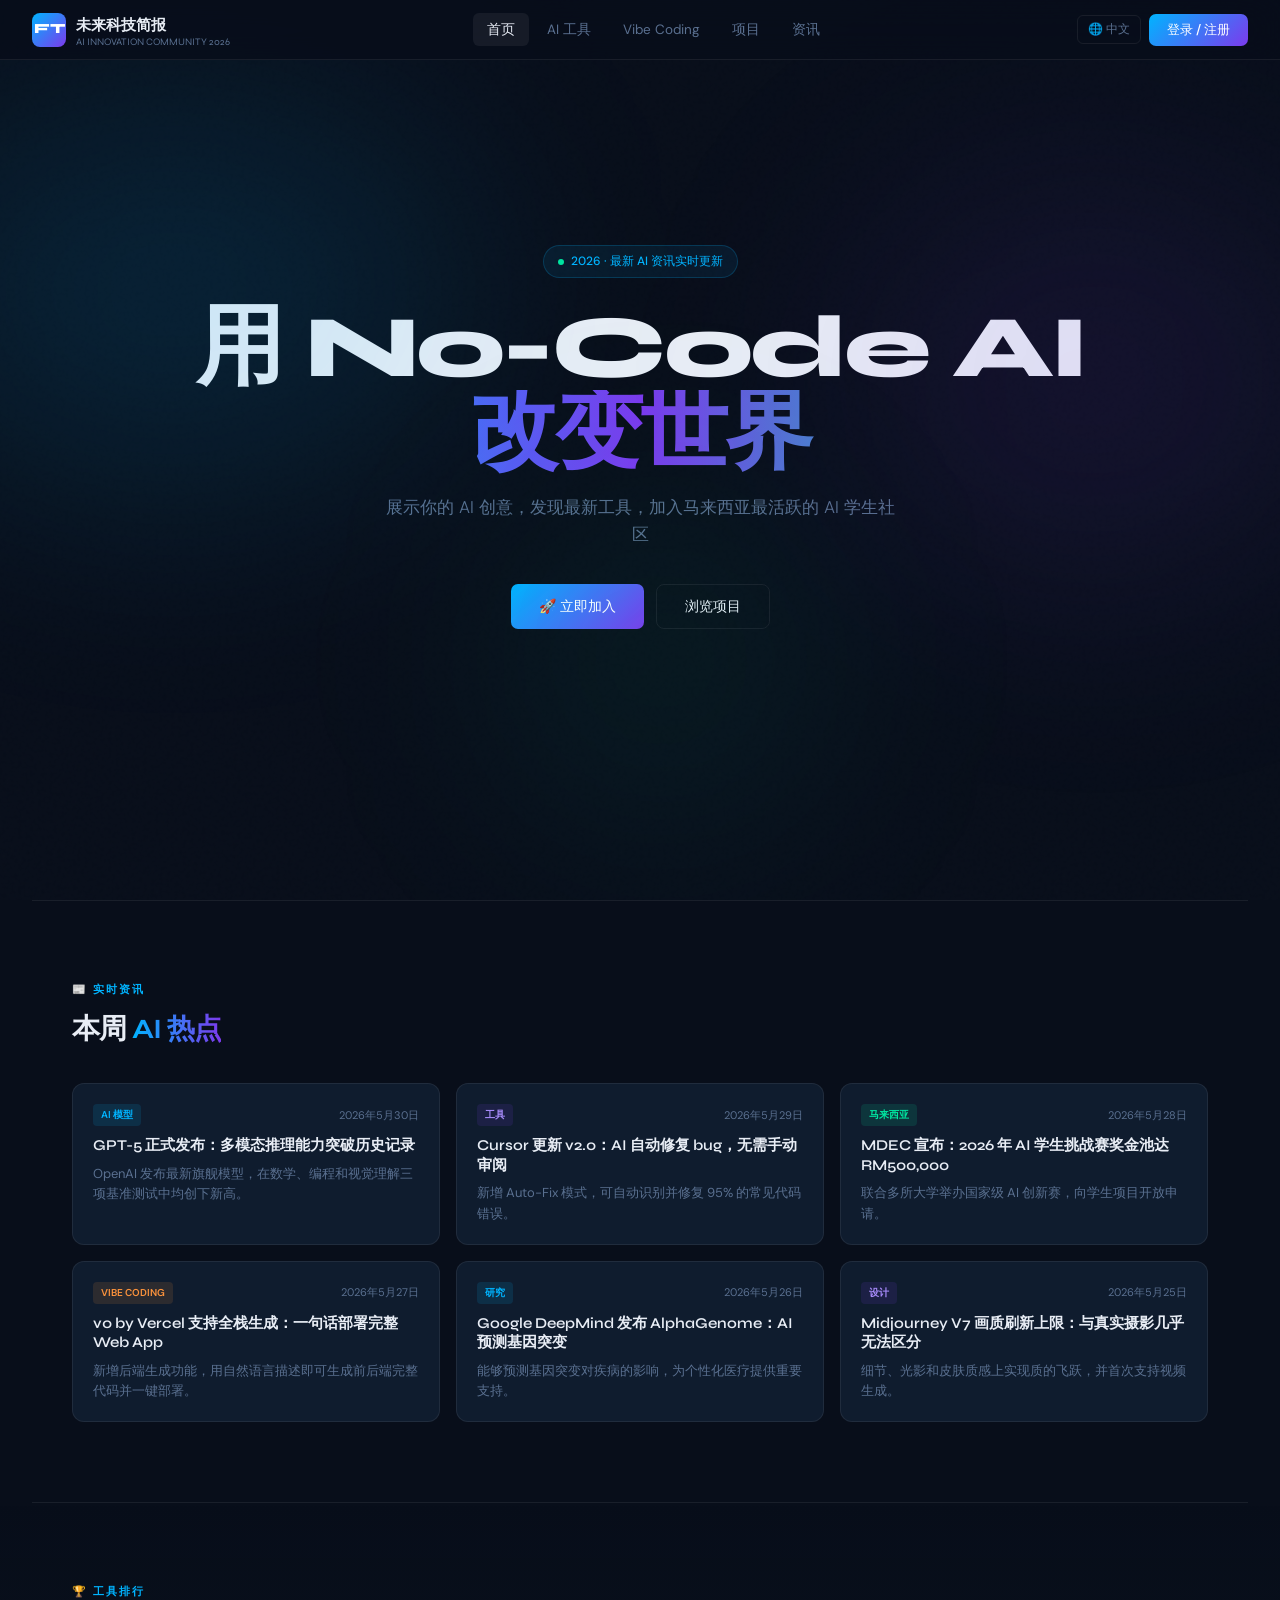
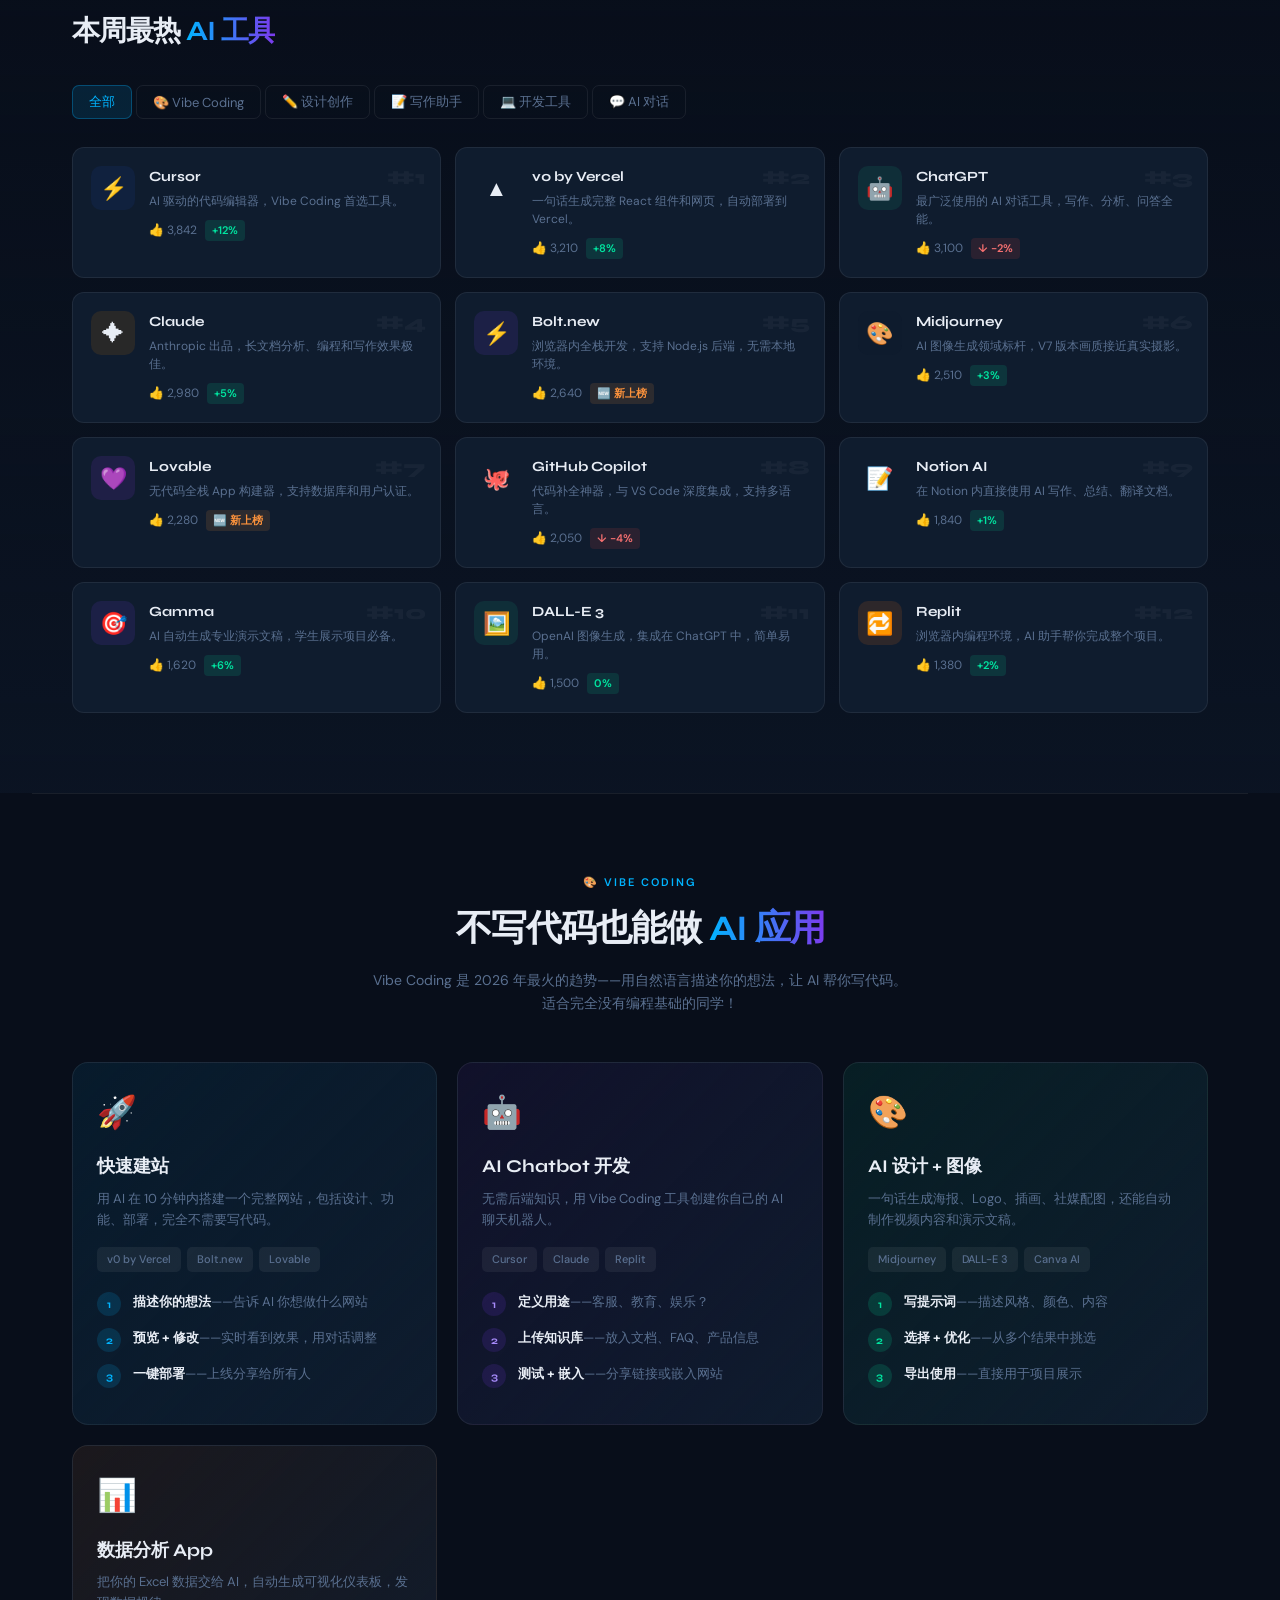
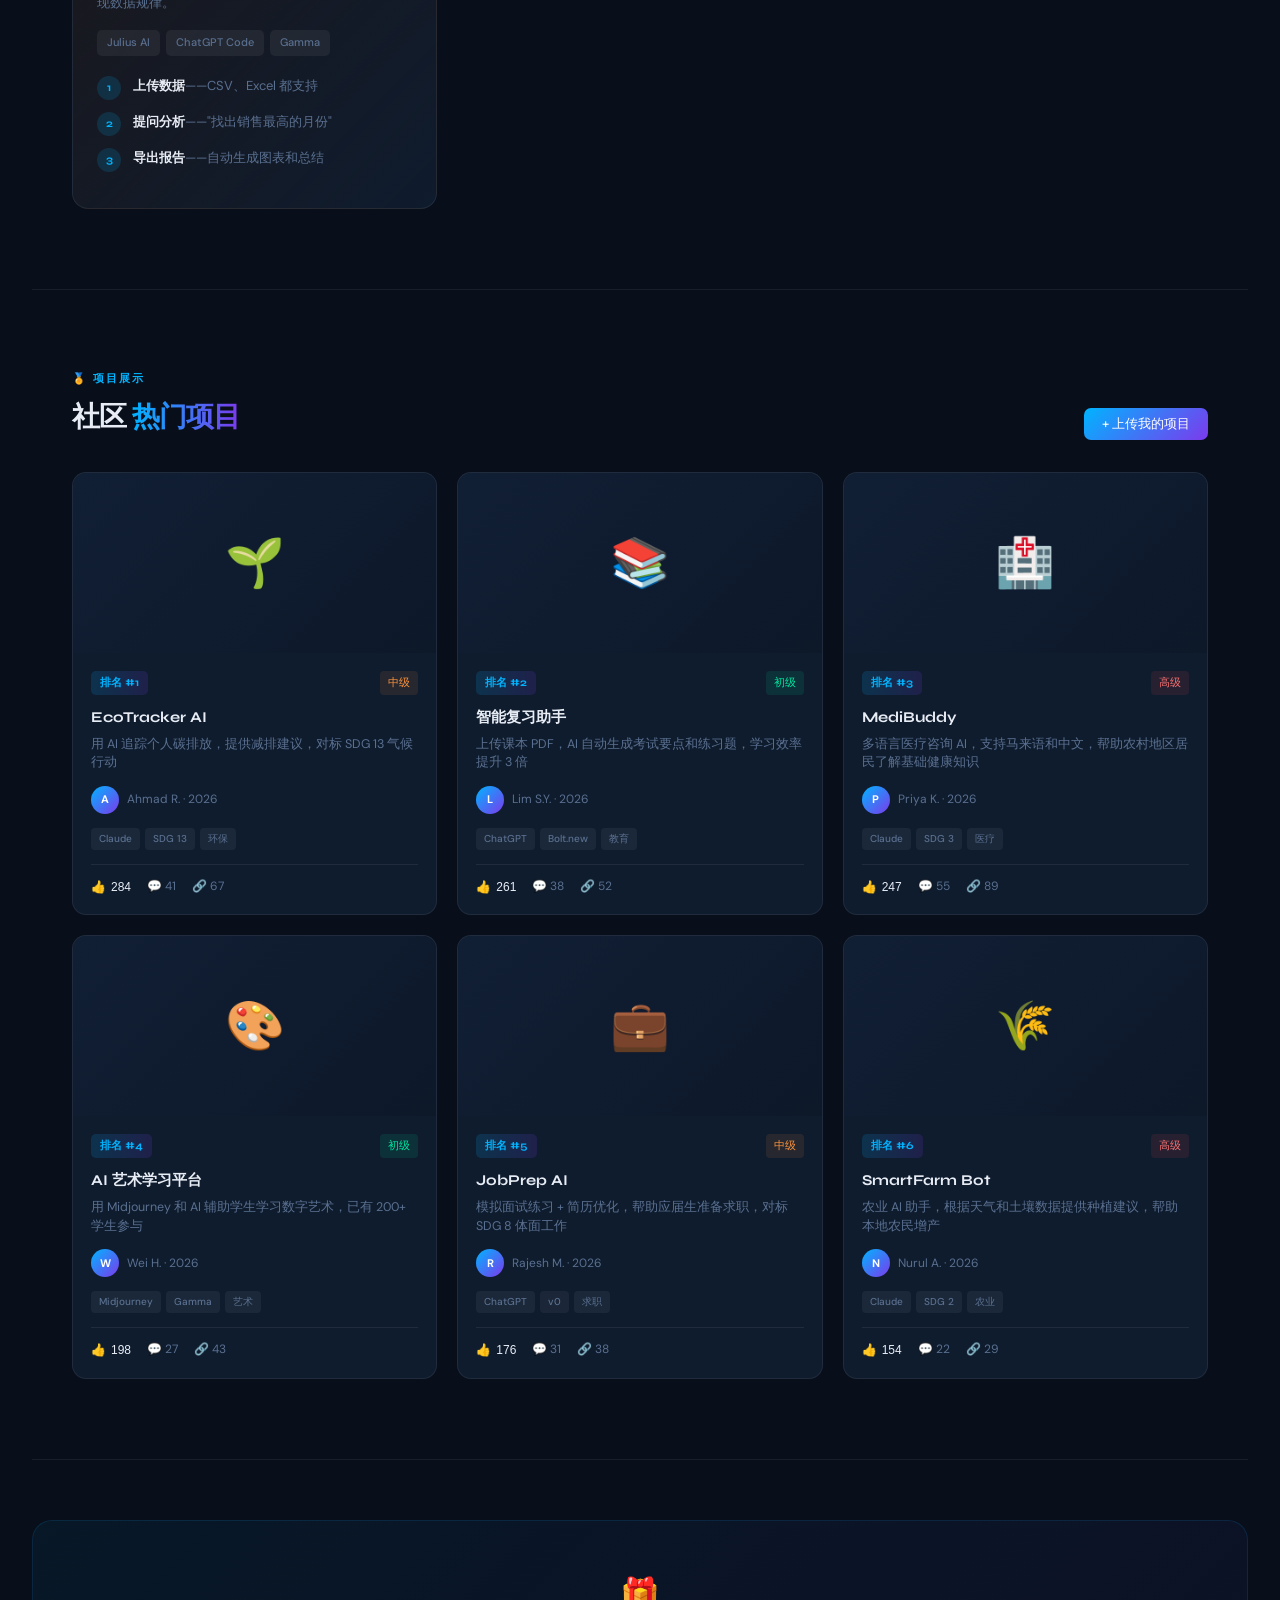
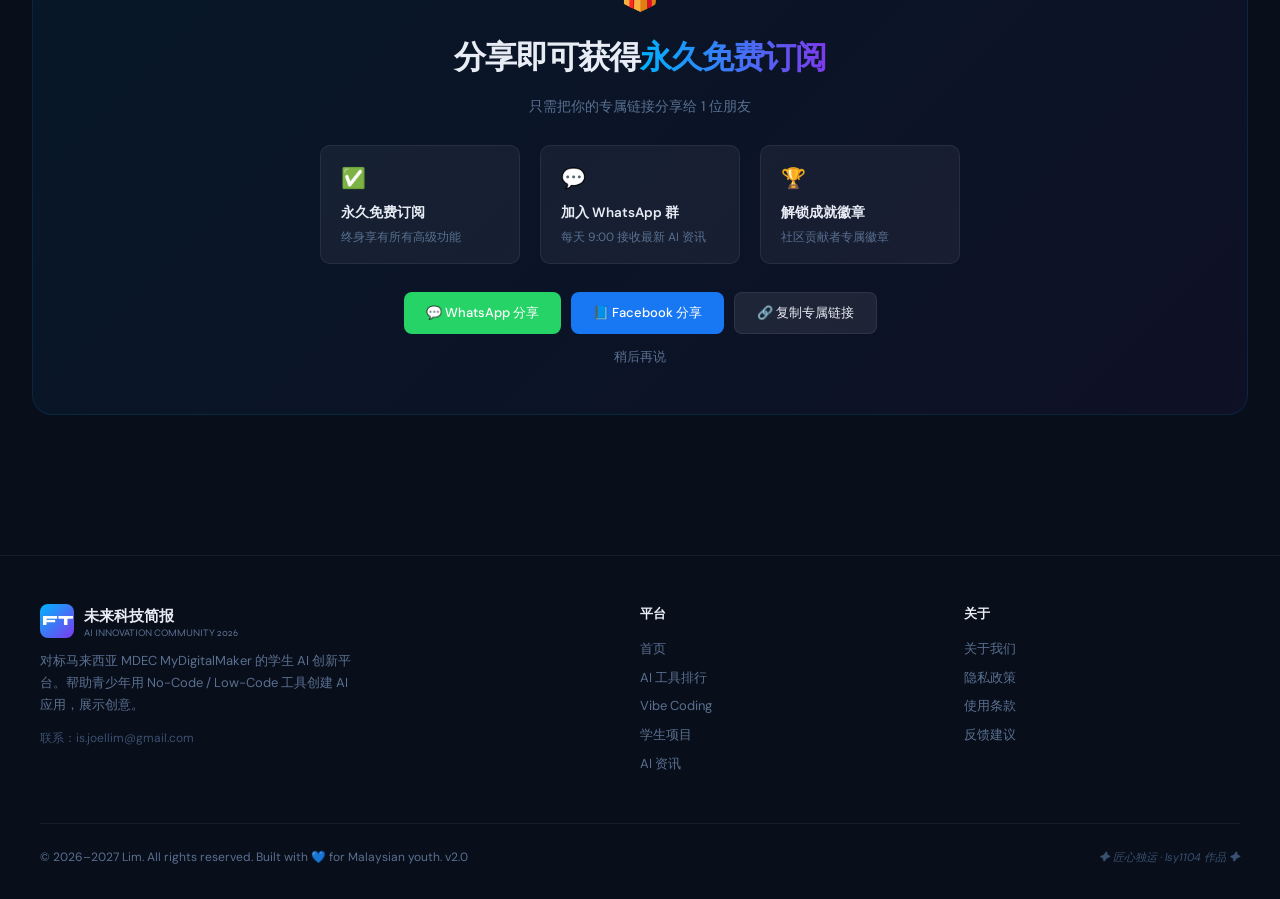
<file: index.html>
<!DOCTYPE html>
<html lang="zh-CN">
<head>
<meta charset="UTF-8" />
<meta name="viewport" content="width=device-width, initial-scale=1.0" />
<meta name="description" content="马来西亚 AI 创新社区，分享 AI 工具、Vibe Coding 项目与最新科技资讯">
<meta property="og:title" content="未来科技简报 · AI 创新社区">
<meta property="og:description" content="展示你的 AI 创意，发现最新工具，加入马来西亚最活跃的 AI 学生社区">
<title>未来科技简报 · AI 创新社区</title>
<link rel="preconnect" href="https://fonts.googleapis.com" />
<link href="https://fonts.googleapis.com/css2?family=Syne:wght@400;600;700;800&family=DM+Sans:ital,wght@0,300;0,400;0,500;1,300&display=swap" rel="stylesheet" />
<style>
:root {
  --bg: #080e1a; --bg2: #0d1829; --bg3: #111f35; --card: #0f1c2e;
  --border: rgba(255,255,255,0.07); --blue: #00b4ff; --purple: #7c3aed;
  --green: #00e5a0; --text: #e8edf5; --muted: #5a7090; --muted2: #3a5070;
}
* { margin: 0; padding: 0; box-sizing: border-box; }
body { background: var(--bg); color: var(--text); font-family: 'DM Sans', sans-serif; font-size: 15px; line-height: 1.6; overflow-x: hidden; }
::-webkit-scrollbar { width: 6px; }
::-webkit-scrollbar-track { background: var(--bg); }
::-webkit-scrollbar-thumb { background: var(--muted2); border-radius: 3px; }
body::before {
  content: ''; position: fixed; inset: 0;
  background-image: url("data:image/svg+xml,%3Csvg viewBox='0 0 256 256' xmlns='http://www.w3.org/2000/svg'%3E%3Cfilter id='noise'%3E%3CfeTurbulence type='fractalNoise' baseFrequency='0.9' numOctaves='4' stitchTiles='stitch'/%3E%3C/filter%3E%3Crect width='100%25' height='100%25' filter='url(%23noise)' opacity='0.04'/%3E%3C/svg%3E");
  pointer-events: none; z-index: 0; opacity: 0.4;
}
nav {
  position: fixed; top: 0; left: 0; right: 0; z-index: 100;
  background: rgba(8,14,26,0.85); backdrop-filter: blur(20px);
  border-bottom: 1px solid var(--border); padding: 0 32px;
  height: 60px; display: flex; align-items: center; justify-content: space-between;
}
.nav-logo { display: flex; align-items: center; gap: 10px; text-decoration: none; }
.logo-mark {
  width: 34px; height: 34px; border-radius: 8px;
  background: linear-gradient(135deg, var(--blue), var(--purple));
  display: flex; align-items: center; justify-content: center;
  font-family: 'Syne', sans-serif; font-weight: 800; font-size: 14px; color: #fff;
}
.logo-text { font-family: 'Syne', sans-serif; font-weight: 700; font-size: 15px; color: var(--text); }
.logo-year { font-size: 10px; font-weight: 300; color: var(--muted); display: block; line-height: 1; }
.nav-links { display: flex; gap: 4px; }
.nav-links a { color: var(--muted); text-decoration: none; font-size: 13.5px; padding: 6px 14px; border-radius: 6px; transition: all 0.2s; }
.nav-links a:hover, .nav-links a.active { color: var(--text); background: rgba(255,255,255,0.06); }
.nav-actions { display: flex; gap: 8px; align-items: center; }
.lang-btn { background: transparent; border: 1px solid var(--border); color: var(--muted); font-size: 12px; padding: 5px 10px; border-radius: 6px; cursor: pointer; font-family: inherit; }
.btn-primary { background: linear-gradient(135deg, var(--blue), var(--purple)); color: #fff; border: none; font-size: 13px; font-weight: 500; padding: 7px 18px; border-radius: 7px; cursor: pointer; transition: opacity 0.2s; font-family: inherit; }
.btn-primary:hover { opacity: 0.85; }
section { position: relative; z-index: 1; }
.hero {
  min-height: 100dvh; display: flex; flex-direction: column; align-items: center; justify-content: center;
  text-align: center; padding: 100px 32px 60px; position: relative; overflow: hidden;
}
.hero-glow { position: absolute; border-radius: 50%; filter: blur(120px); pointer-events: none; }
.glow-blue { width: 600px; height: 400px; background: rgba(0,180,255,0.12); top: 10%; left: -10%; }
.glow-purple { width: 500px; height: 400px; background: rgba(124,58,237,0.1); top: 20%; right: -5%; }
.glow-green { width: 300px; height: 300px; background: rgba(0,229,160,0.08); bottom: 10%; left: 40%; }
.hero-badge { display: inline-flex; align-items: center; gap: 7px; background: rgba(0,180,255,0.08); border: 1px solid rgba(0,180,255,0.2); color: var(--blue); font-size: 12px; font-weight: 500; padding: 6px 14px; border-radius: 20px; margin-bottom: 28px; }
.badge-dot { width: 6px; height: 6px; background: var(--green); border-radius: 50%; animation: pulse 2s infinite; }
@keyframes pulse { 0%,100%{opacity:1;transform:scale(1)} 50%{opacity:0.5;transform:scale(1.3)} }
.hero h1 { font-family: 'Syne', sans-serif; font-weight: 800; font-size: clamp(40px, 8vw, 88px); line-height: 0.95; letter-spacing: -3px; margin-bottom: 20px; }
.hero h1 .line1 { display: block; color: var(--text); }
.hero h1 .line2 { display: block; background: linear-gradient(90deg, var(--blue) 0%, var(--purple) 50%, var(--green) 100%); -webkit-background-clip: text; -webkit-text-fill-color: transparent; background-clip: text; }
.hero-sub { color: var(--muted); font-size: 17px; max-width: 520px; margin: 0 auto 36px; font-weight: 300; }
.hero-ctas { display: flex; gap: 12px; justify-content: center; flex-wrap: wrap; }
.btn-outline { background: transparent; border: 1px solid var(--border); color: var(--text); font-size: 13px; padding: 10px 22px; border-radius: 8px; cursor: pointer; font-family: inherit; }
.btn-lg { padding: 12px 28px; font-size: 14px; }
.hero-stats { display: flex; gap: 48px; justify-content: center; margin-top: 64px; flex-wrap: wrap; }
.stat { text-align: center; }
.stat-num { font-family: 'Syne', sans-serif; font-size: 32px; font-weight: 800; background: linear-gradient(90deg, var(--blue), var(--green)); -webkit-background-clip: text; -webkit-text-fill-color: transparent; background-clip: text; letter-spacing: -1px; }
.stat-label { color: var(--muted); font-size: 12px; margin-top: 2px; }
.section-header { margin-bottom: 32px; }
.section-tag { font-size: 11px; font-weight: 600; letter-spacing: 2px; text-transform: uppercase; color: var(--blue); margin-bottom: 8px; }
.section-title { font-family: 'Syne', sans-serif; font-size: 28px; font-weight: 700; letter-spacing: -1px; color: var(--text); }
.section-title span { background: linear-gradient(90deg, var(--blue), var(--purple)); -webkit-background-clip: text; -webkit-text-fill-color: transparent; background-clip: text; }
.container { max-width: 1200px; margin: 0 auto; padding: 80px 32px; }
.news-grid { display: grid; grid-template-columns: repeat(auto-fill, minmax(340px, 1fr)); gap: 16px; }
.news-card { background: var(--card); border: 1px solid var(--border); border-radius: 12px; padding: 20px; cursor: pointer; transition: all 0.25s; text-decoration: none; color: inherit; display: block; }
.news-card:hover { border-color: rgba(0,180,255,0.25); transform: translateY(-2px); }
.news-meta { display: flex; align-items: center; gap: 8px; margin-bottom: 10px; flex-wrap: wrap; }
.news-tag { font-size: 10px; font-weight: 600; padding: 3px 8px; border-radius: 4px; text-transform: uppercase; }
.tag-ai { background: rgba(0,180,255,0.12); color: var(--blue); }
.tag-tool { background: rgba(124,58,237,0.12); color: #a78bfa; }
.tag-world { background: rgba(0,229,160,0.12); color: var(--green); }
.tag-coding { background: rgba(251,146,60,0.12); color: #fb923c; }
.news-date { color: var(--muted); font-size: 11px; margin-left: auto; }
.news-title { font-family: 'Syne', sans-serif; font-size: 15px; font-weight: 600; line-height: 1.3; margin-bottom: 8px; }
.news-desc { color: var(--muted); font-size: 13px; line-height: 1.55; }
.tools-section { background: linear-gradient(180deg, transparent, rgba(13,24,41,0.6)); }
.tools-tabs { display: flex; gap: 4px; margin-bottom: 28px; flex-wrap: wrap; }
.tab-btn { padding: 7px 16px; border-radius: 7px; font-size: 13px; cursor: pointer; border: 1px solid var(--border); background: transparent; color: var(--muted); font-family: inherit; transition: all 0.2s; }
.tab-btn.active { background: rgba(0,180,255,0.12); border-color: rgba(0,180,255,0.3); color: var(--blue); }
.tools-grid { display: grid; grid-template-columns: repeat(auto-fill, minmax(280px, 1fr)); gap: 14px; }
.tool-card { background: var(--card); border: 1px solid var(--border); border-radius: 12px; padding: 18px; display: flex; align-items: flex-start; gap: 14px; transition: all 0.25s; cursor: pointer; position: relative; overflow: hidden; }
.tool-card:hover { border-color: rgba(0,180,255,0.2); transform: translateY(-1px); }
.tool-rank { position: absolute; top: 14px; right: 14px; font-family: 'Syne', sans-serif; font-size: 20px; font-weight: 800; color: rgba(255,255,255,0.04); pointer-events: none; }
.tool-icon { width: 44px; height: 44px; border-radius: 10px; flex-shrink: 0; display: flex; align-items: center; justify-content: center; font-size: 22px; }
.tool-info { flex: 1; min-width: 0; }
.tool-name { font-family: 'Syne', sans-serif; font-weight: 700; font-size: 14px; margin-bottom: 3px; }
.tool-desc { color: var(--muted); font-size: 12px; line-height: 1.5; margin-bottom: 10px; }
.tool-meta { display: flex; align-items: center; gap: 8px; }
.tool-votes { font-size: 12px; color: var(--muted); }
.tool-change { font-size: 11px; font-weight: 600; padding: 2px 7px; border-radius: 4px; }
.up { background: rgba(0,229,160,0.12); color: var(--green); }
.down { background: rgba(239,68,68,0.12); color: #f87171; }
.new-tag { background: rgba(251,146,60,0.12); color: #fb923c; font-size: 11px; font-weight: 600; padding: 2px 7px; border-radius: 4px; }
.vibe-header { text-align: center; margin-bottom: 48px; }
.vibe-intro { color: var(--muted); max-width: 540px; margin: 12px auto 0; font-size: 14px; }
.vibe-grid { display: grid; grid-template-columns: repeat(auto-fill, minmax(300px, 1fr)); gap: 20px; }
.vibe-card { border-radius: 16px; padding: 24px; position: relative; overflow: hidden; border: 1px solid var(--border); transition: all 0.3s; cursor: pointer; }
.vibe-card:hover { transform: translateY(-3px); border-color: rgba(255,255,255,0.12); }
.vibe-card.blue-card { background: linear-gradient(135deg, rgba(0,180,255,0.08), var(--card)); }
.vibe-card.purple-card { background: linear-gradient(135deg, rgba(124,58,237,0.08), var(--card)); }
.vibe-card.green-card { background: linear-gradient(135deg, rgba(0,229,160,0.08), var(--card)); }
.vibe-card.orange-card { background: linear-gradient(135deg, rgba(251,146,60,0.08), var(--card)); }
.vibe-icon { font-size: 32px; margin-bottom: 14px; }
.vibe-name { font-family: 'Syne', sans-serif; font-weight: 700; font-size: 18px; margin-bottom: 8px; }
.vibe-desc { color: var(--muted); font-size: 13px; line-height: 1.6; margin-bottom: 16px; }
.vibe-tools { display: flex; flex-wrap: wrap; gap: 6px; }
.vibe-tool-chip { font-size: 11px; padding: 4px 10px; border-radius: 5px; font-weight: 500; background: rgba(255,255,255,0.06); color: var(--muted); }
.vibe-steps { margin-top: 20px; }
.step { display: flex; gap: 12px; align-items: flex-start; margin-bottom: 12px; }
.step-num { width: 24px; height: 24px; border-radius: 50%; flex-shrink: 0; display: flex; align-items: center; justify-content: center; font-size: 11px; font-weight: 700; font-family: 'Syne', sans-serif; }
.step-num.blue { background: rgba(0,180,255,0.15); color: var(--blue); }
.step-num.purple { background: rgba(124,58,237,0.15); color: #a78bfa; }
.step-num.green { background: rgba(0,229,160,0.15); color: var(--green); }
.step-text { font-size: 13px; color: var(--muted); line-height: 1.5; }
.step-text strong { color: var(--text); }
.projects-grid { display: grid; grid-template-columns: repeat(auto-fill, minmax(320px, 1fr)); gap: 20px; }
.project-card { background: var(--card); border: 1px solid var(--border); border-radius: 14px; overflow: hidden; transition: all 0.25s; cursor: pointer; }
.project-card:hover { border-color: rgba(0,180,255,0.2); transform: translateY(-3px); box-shadow: 0 20px 60px rgba(0,0,0,0.3); }
.project-img { width: 100%; height: 180px; background: linear-gradient(135deg, var(--bg3), var(--bg2)); display: flex; align-items: center; justify-content: center; font-size: 48px; }
.project-body { padding: 18px; }
.project-top { display: flex; align-items: center; justify-content: space-between; margin-bottom: 10px; }
.project-rank-badge { font-family: 'Syne', sans-serif; font-size: 11px; font-weight: 700; padding: 3px 9px; border-radius: 5px; background: linear-gradient(90deg, rgba(0,180,255,0.15), rgba(124,58,237,0.15)); color: var(--blue); }
.project-diff { font-size: 11px; padding: 3px 8px; border-radius: 4px; }
.diff-beginner { background: rgba(0,229,160,0.1); color: var(--green); }
.diff-intermediate { background: rgba(251,146,60,0.1); color: #fb923c; }
.diff-advanced { background: rgba(239,68,68,0.1); color: #f87171; }
.project-title { font-family: 'Syne', sans-serif; font-weight: 700; font-size: 15px; margin-bottom: 6px; }
.project-desc { color: var(--muted); font-size: 12.5px; line-height: 1.5; margin-bottom: 14px; }
.project-creator { display: flex; align-items: center; gap: 8px; margin-bottom: 14px; }
.creator-avatar { width: 28px; height: 28px; border-radius: 50%; background: linear-gradient(135deg, var(--blue), var(--purple)); display: flex; align-items: center; justify-content: center; font-size: 11px; font-weight: 700; color: #fff; }
.creator-name { font-size: 12px; color: var(--muted); }
.project-tags { display: flex; flex-wrap: wrap; gap: 5px; margin-bottom: 14px; }
.ptag { font-size: 10px; padding: 3px 8px; border-radius: 4px; font-weight: 500; background: rgba(255,255,255,0.05); color: var(--muted); }
.project-stats { display: flex; gap: 16px; border-top: 1px solid var(--border); padding-top: 12px; }
.pstat { display: flex; align-items: center; gap: 5px; font-size: 12px; color: var(--muted); }
.share-section { background: linear-gradient(135deg, rgba(0,180,255,0.06), rgba(124,58,237,0.06)); border: 1px solid rgba(0,180,255,0.12); border-radius: 20px; padding: 48px; text-align: center; margin: 0 32px; }
.share-section h2 { font-family: 'Syne', sans-serif; font-size: 32px; font-weight: 800; letter-spacing: -1px; margin-bottom: 12px; }
.share-benefits { display: flex; gap: 20px; justify-content: center; flex-wrap: wrap; margin: 28px 0; }
.benefit { background: rgba(255,255,255,0.05); border: 1px solid var(--border); border-radius: 10px; padding: 16px 20px; font-size: 13.5px; min-width: 200px; text-align: left; }
.benefit-icon { font-size: 20px; margin-bottom: 8px; }
.benefit-title { font-weight: 600; margin-bottom: 4px; }
.benefit-desc { color: var(--muted); font-size: 12px; }
.share-btns { display: flex; gap: 10px; justify-content: center; flex-wrap: wrap; margin-top: 28px; }
.share-btn { padding: 11px 22px; border-radius: 8px; font-size: 13px; font-weight: 500; cursor: pointer; border: none; font-family: inherit; transition: all 0.2s; display: flex; align-items: center; gap: 7px; }
.wa { background: #25d366; color: #fff; }
.fb { background: #1877f2; color: #fff; }
.copy-link { background: rgba(255,255,255,0.08); color: var(--text); border: 1px solid var(--border); }
.later-btn { background: transparent; color: var(--muted); font-size: 13px; cursor: pointer; border: none; font-family: inherit; margin-top: 14px; display: block; margin-inline: auto; }
footer { border-top: 1px solid var(--border); padding: 48px 32px 32px; margin-top: 80px; }
.footer-inner { max-width: 1200px; margin: 0 auto; }
.footer-top { display: grid; grid-template-columns: 2fr 1fr 1fr; gap: 48px; margin-bottom: 40px; }
.footer-brand p { color: var(--muted); font-size: 13px; line-height: 1.7; margin-top: 12px; max-width: 320px; }
.footer-col h4 { font-family: 'Syne', sans-serif; font-weight: 700; font-size: 13px; margin-bottom: 14px; color: var(--text); }
.footer-col a { display: block; color: var(--muted); text-decoration: none; font-size: 13px; margin-bottom: 8px; }
.footer-col a:hover { color: var(--text); }
.footer-bottom { border-top: 1px solid var(--border); padding-top: 24px; display: flex; justify-content: space-between; align-items: center; flex-wrap: wrap; gap: 8px; }
.footer-copy { color: var(--muted); font-size: 12px; }
.footer-watermark { color: var(--muted2); font-size: 11px; font-style: italic; }
.modal-overlay { display: none; position: fixed; inset: 0; background: rgba(0,0,0,0.7); backdrop-filter: blur(8px); z-index: 200; align-items: center; justify-content: center; padding: 20px; }
.modal-overlay.open { display: flex; }
.modal { background: var(--bg2); border: 1px solid var(--border); border-radius: 16px; padding: 32px; max-width: 480px; width: 100%; position: relative; max-height: 90vh; overflow-y: auto; }
.modal-close { position: absolute; top: 16px; right: 16px; background: transparent; border: 1px solid var(--border); color: var(--muted); width: 30px; height: 30px; border-radius: 6px; cursor: pointer; font-size: 16px; display: flex; align-items: center; justify-content: center; }
.modal h2 { font-family: 'Syne', sans-serif; font-size: 22px; font-weight: 700; margin-bottom: 6px; }
.modal-sub { color: var(--muted); font-size: 13px; margin-bottom: 24px; }
.form-group { margin-bottom: 16px; }
.form-label { display: block; font-size: 12px; font-weight: 600; color: var(--muted); margin-bottom: 6px; text-transform: uppercase; }
.form-input { width: 100%; background: rgba(255,255,255,0.04); border: 1px solid var(--border); border-radius: 8px; color: var(--text); font-size: 14px; padding: 10px 14px; font-family: inherit; outline: none; }
.form-input:focus { border-color: rgba(0,180,255,0.4); }
.form-input::placeholder { color: var(--muted2); }
.form-row { display: grid; grid-template-columns: 1fr 1fr; gap: 12px; }
.modal-switch { text-align: center; margin-top: 16px; color: var(--muted); font-size: 13px; }
.modal-switch a { color: var(--blue); cursor: pointer; text-decoration: none; }
.toast-container { position: fixed; bottom: 24px; right: 24px; z-index: 300; display: flex; flex-direction: column; gap: 10px; }
.toast { background: var(--bg2); border: 1px solid var(--border); border-radius: 10px; padding: 14px 18px; font-size: 13.5px; box-shadow: 0 8px 32px rgba(0,0,0,0.4); min-width: 260px; display: flex; align-items: center; gap: 10px; animation: slideIn 0.3s ease; max-width: 340px; }
.toast.success { border-color: rgba(0,229,160,0.3); }
@keyframes slideIn { from { transform: translateX(100%); opacity: 0; } to { transform: translateX(0); opacity: 1; } }
.divider { height: 1px; background: var(--border); margin: 0 32px; }
.text-gradient { background: linear-gradient(90deg, var(--blue), var(--purple)); -webkit-background-clip: text; -webkit-text-fill-color: transparent; background-clip: text; }

/* 移动端优化 */
@media (max-width: 768px) {
  nav { padding: 0 16px; }
  .nav-links { display: none; }
  .container { padding: 60px 20px; }
  .hero { padding: 80px 20px 40px; }
  .hero-stats { gap: 24px; }
  .footer-top { grid-template-columns: 1fr; gap: 28px; }
  .share-section { padding: 32px 20px; margin: 0 16px; }
  .form-row { grid-template-columns: 1fr; }
  .glow-blue, .glow-purple, .glow-green { display: none; }
}
</style>
</head>
<body>

<nav>
  <a href="#" class="nav-logo">
    <div class="logo-mark">FT</div>
    <div class="logo-text">未来科技简报<span class="logo-year">AI INNOVATION COMMUNITY 2026</span></div>
  </a>
<div class="nav-links">
  <a href="#" class="active" id="nav-home">首页</a>
  <a href="#tools" id="nav-tools">AI 工具</a>
  <a href="#vibe" id="nav-vibe">Vibe Coding</a>
  <a href="#projects" id="nav-projects">项目</a>
  <a href="#news" id="nav-news">资讯</a>
</div>
  <div class="nav-actions">
    <button class="lang-btn" id="lang-btn">
🌐 中文
</button>
    <button class="btn-primary" id="nav-auth-btn" onclick="openModal('auth')">登录 / 注册</button>
  </div>
</nav>

<section class="hero">
  <div class="hero-glow glow-blue"></div>
  <div class="hero-glow glow-purple"></div>
  <div class="hero-glow glow-green"></div>
<div class="hero-badge"><div class="badge-dot"></div>2026 · 最新 AI 资讯实时更新</div>
<h1><span class="line1">用 No-Code AI</span><span class="line2">改变世界</span></h1>
<p class="hero-sub">展示你的 AI 创意，发现最新工具，加入马来西亚最活跃的 AI 学生社区</p>
  <div class="hero-ctas">
    <button class="btn-primary btn-lg" onclick="openModal('auth')">🚀 立即加入</button>
    <button class="btn-outline btn-lg" onclick="scrollTo({top: document.getElementById('projects').offsetTop - 70, behavior:'smooth'})">浏览项目</button>
  </div>
  <div class="hero-stats">
<div class="stat-label" data-i18n="hero.stat_users"></div>
<div class="stat-label" data-i18n="hero.stat_projects"></div>
<div class="stat-label" data-i18n="hero.stat_tools"></div>
<div class="stat-label" data-i18n="hero.stat_update"></div>
  </div>
</section>

<div class="divider"></div>

<section id="news" class="container">
  <div class="section-header">
    <div class="section-tag">📰 实时资讯</div>
    <div class="section-title">本周 <span>AI 热点</span></div>
  </div>
  <div class="news-grid" id="news-grid">
    <a class="news-card" href="#" onclick="return false">
      <div class="news-meta"><span class="news-tag tag-ai">AI 模型</span><span class="news-date">2026年5月30日</span></div>
      <div class="news-title">GPT-5 正式发布：多模态推理能力突破历史记录</div>
      <div class="news-desc">OpenAI 发布最新旗舰模型，在数学、编程和视觉理解三项基准测试中均创下新高。</div>
    </a>
    <a class="news-card" href="#" onclick="return false">
      <div class="news-meta"><span class="news-tag tag-tool">工具</span><span class="news-date">2026年5月29日</span></div>
      <div class="news-title">Cursor 更新 v2.0：AI 自动修复 bug，无需手动审阅</div>
      <div class="news-desc">新增 Auto-Fix 模式，可自动识别并修复 95% 的常见代码错误。</div>
    </a>
    <a class="news-card" href="#" onclick="return false">
      <div class="news-meta"><span class="news-tag tag-world">马来西亚</span><span class="news-date">2026年5月28日</span></div>
      <div class="news-title">MDEC 宣布：2026 年 AI 学生挑战赛奖金池达 RM500,000</div>
      <div class="news-desc">联合多所大学举办国家级 AI 创新赛，向学生项目开放申请。</div>
    </a>
    <a class="news-card" href="#" onclick="return false">
      <div class="news-meta"><span class="news-tag tag-coding">Vibe Coding</span><span class="news-date">2026年5月27日</span></div>
      <div class="news-title">v0 by Vercel 支持全栈生成：一句话部署完整 Web App</div>
      <div class="news-desc">新增后端生成功能，用自然语言描述即可生成前后端完整代码并一键部署。</div>
    </a>
    <a class="news-card" href="#" onclick="return false">
      <div class="news-meta"><span class="news-tag tag-ai">研究</span><span class="news-date">2026年5月26日</span></div>
      <div class="news-title">Google DeepMind 发布 AlphaGenome：AI 预测基因突变</div>
      <div class="news-desc">能够预测基因突变对疾病的影响，为个性化医疗提供重要支持。</div>
    </a>
    <a class="news-card" href="#" onclick="return false">
      <div class="news-meta"><span class="news-tag tag-tool">设计</span><span class="news-date">2026年5月25日</span></div>
      <div class="news-title">Midjourney V7 画质刷新上限：与真实摄影几乎无法区分</div>
      <div class="news-desc">细节、光影和皮肤质感上实现质的飞跃，并首次支持视频生成。</div>
    </a>
  </div>
</section>

<div class="divider"></div>

<section id="tools" class="tools-section">
  <div class="container">
    <div class="section-header">
      <div class="section-tag">🏆 工具排行</div>
      <div class="section-title">本周最热 <span>AI 工具</span></div>
    </div>
    <div class="tools-tabs">
      <button class="tab-btn active" onclick="filterTools('all', this)">全部</button>
      <button class="tab-btn" onclick="filterTools('vibe', this)">🎨 Vibe Coding</button>
      <button class="tab-btn" onclick="filterTools('design', this)">✏️ 设计创作</button>
      <button class="tab-btn" onclick="filterTools('write', this)">📝 写作助手</button>
      <button class="tab-btn" onclick="filterTools('dev', this)">💻 开发工具</button>
      <button class="tab-btn" onclick="filterTools('chat', this)">💬 AI 对话</button>
    </div>
    <div class="tools-grid" id="tools-grid"></div>
  </div>
</section>

<div class="divider"></div>

<section id="vibe">
  <div class="container">
    <div class="vibe-header">
      <div class="section-tag" style="text-align:center">🎨 Vibe Coding</div>
      <div class="section-title" style="text-align:center; font-size:36px">不写代码也能做 <span>AI 应用</span></div>
      <p class="vibe-intro">Vibe Coding 是 2026 年最火的趋势——用自然语言描述你的想法，让 AI 帮你写代码。适合完全没有编程基础的同学！</p>
    </div>
    <div class="vibe-grid">
      <div class="vibe-card blue-card">
        <div class="vibe-icon">🚀</div>
        <div class="vibe-name">快速建站</div>
        <div class="vibe-desc">用 AI 在 10 分钟内搭建一个完整网站，包括设计、功能、部署，完全不需要写代码。</div>
        <div class="vibe-tools"><span class="vibe-tool-chip">v0 by Vercel</span><span class="vibe-tool-chip">Bolt.new</span><span class="vibe-tool-chip">Lovable</span></div>
        <div class="vibe-steps">
          <div class="step"><div class="step-num blue">1</div><div class="step-text"><strong>描述你的想法</strong>——告诉 AI 你想做什么网站</div></div>
          <div class="step"><div class="step-num blue">2</div><div class="step-text"><strong>预览 + 修改</strong>——实时看到效果，用对话调整</div></div>
          <div class="step"><div class="step-num blue">3</div><div class="step-text"><strong>一键部署</strong>——上线分享给所有人</div></div>
        </div>
      </div>
      <div class="vibe-card purple-card">
        <div class="vibe-icon">🤖</div>
        <div class="vibe-name">AI Chatbot 开发</div>
        <div class="vibe-desc">无需后端知识，用 Vibe Coding 工具创建你自己的 AI 聊天机器人。</div>
        <div class="vibe-tools"><span class="vibe-tool-chip">Cursor</span><span class="vibe-tool-chip">Claude</span><span class="vibe-tool-chip">Replit</span></div>
        <div class="vibe-steps">
          <div class="step"><div class="step-num purple">1</div><div class="step-text"><strong>定义用途</strong>——客服、教育、娱乐？</div></div>
          <div class="step"><div class="step-num purple">2</div><div class="step-text"><strong>上传知识库</strong>——放入文档、FAQ、产品信息</div></div>
          <div class="step"><div class="step-num purple">3</div><div class="step-text"><strong>测试 + 嵌入</strong>——分享链接或嵌入网站</div></div>
        </div>
      </div>
      <div class="vibe-card green-card">
        <div class="vibe-icon">🎨</div>
        <div class="vibe-name">AI 设计 + 图像</div>
        <div class="vibe-desc">一句话生成海报、Logo、插画、社媒配图，还能自动制作视频内容和演示文稿。</div>
        <div class="vibe-tools"><span class="vibe-tool-chip">Midjourney</span><span class="vibe-tool-chip">DALL-E 3</span><span class="vibe-tool-chip">Canva AI</span></div>
        <div class="vibe-steps">
          <div class="step"><div class="step-num green">1</div><div class="step-text"><strong>写提示词</strong>——描述风格、颜色、内容</div></div>
          <div class="step"><div class="step-num green">2</div><div class="step-text"><strong>选择 + 优化</strong>——从多个结果中挑选</div></div>
          <div class="step"><div class="step-num green">3</div><div class="step-text"><strong>导出使用</strong>——直接用于项目展示</div></div>
        </div>
      </div>
      <div class="vibe-card orange-card">
        <div class="vibe-icon">📊</div>
        <div class="vibe-name">数据分析 App</div>
        <div class="vibe-desc">把你的 Excel 数据交给 AI，自动生成可视化仪表板，发现数据规律。</div>
        <div class="vibe-tools"><span class="vibe-tool-chip">Julius AI</span><span class="vibe-tool-chip">ChatGPT Code</span><span class="vibe-tool-chip">Gamma</span></div>
        <div class="vibe-steps">
          <div class="step"><div class="step-num blue">1</div><div class="step-text"><strong>上传数据</strong>——CSV、Excel 都支持</div></div>
          <div class="step"><div class="step-num blue">2</div><div class="step-text"><strong>提问分析</strong>——"找出销售最高的月份"</div></div>
          <div class="step"><div class="step-num blue">3</div><div class="step-text"><strong>导出报告</strong>——自动生成图表和总结</div></div>
        </div>
      </div>
    </div>
  </div>
</section>

<div class="divider"></div>

<section id="projects">
  <div class="container">
    <div style="display:flex; justify-content:space-between; align-items:flex-end; flex-wrap:wrap; gap:16px; margin-bottom:32px;">
      <div><div class="section-tag">🏅 项目展示</div><div class="section-title">社区 <span>热门项目</span></div></div>
      <button class="btn-primary" onclick="handleUploadClick()">+ 上传我的项目</button>
    </div>
    <div class="projects-grid" id="projects-grid"></div>
  </div>
</section>

<div class="divider"></div>

<div style="padding:60px 0; position:relative; z-index:1;">
  <div class="share-section">
    <div style="font-size:32px; margin-bottom:12px;">🎁</div>
    <h2>分享即可获得<span class="text-gradient">永久免费订阅</span></h2>
    <p style="color:var(--muted); font-size:14px; margin-top:8px;">只需把你的专属链接分享给 1 位朋友</p>
    <div class="share-benefits">
      <div class="benefit"><div class="benefit-icon">✅</div><div class="benefit-title">永久免费订阅</div><div class="benefit-desc">终身享有所有高级功能</div></div>
      <div class="benefit"><div class="benefit-icon">💬</div><div class="benefit-title">加入 WhatsApp 群</div><div class="benefit-desc">每天 9:00 接收最新 AI 资讯</div></div>
      <div class="benefit"><div class="benefit-icon">🏆</div><div class="benefit-title">解锁成就徽章</div><div class="benefit-desc">社区贡献者专属徽章</div></div>
    </div>
    <div class="share-btns">
      <button class="share-btn wa" onclick="toast('✅ 正在打开 WhatsApp...')">💬 WhatsApp 分享</button>
      <button class="share-btn fb" onclick="toast('✅ 正在打开 Facebook...')">📘 Facebook 分享</button>
      <button class="share-btn copy-link" onclick="copyLink()">🔗 复制专属链接</button>
    </div>
    <button class="later-btn" onclick="toast('⏰ 30 分钟后再提醒你')">稍后再说</button>
  </div>
</div>

<footer>
  <div class="footer-inner">
    <div class="footer-top">
      <div class="footer-brand">
        <div style="display:flex; gap:10px; align-items:center; margin-bottom:12px;">
          <div class="logo-mark">FT</div>
          <div class="logo-text">未来科技简报<span class="logo-year">AI INNOVATION COMMUNITY 2026</span></div>
        </div>
        <p>对标马来西亚 MDEC MyDigitalMaker 的学生 AI 创新平台。帮助青少年用 No-Code / Low-Code 工具创建 AI 应用，展示创意。</p>
        <p style="margin-top:12px; color:var(--muted2); font-size:12px;">联系：is.joellim@gmail.com</p>
      </div>
      <div class="footer-col">
        <h4>平台</h4>
        <a href="#">首页</a><a href="#tools">AI 工具排行</a><a href="#vibe">Vibe Coding</a><a href="#projects">学生项目</a><a href="#news">AI 资讯</a>
      </div>
      <div class="footer-col">
        <h4>关于</h4>
        <a href="#">关于我们</a><a href="#">隐私政策</a><a href="#">使用条款</a><a href="#">反馈建议</a>
      </div>
    </div>
    <div class="footer-bottom">
      <div class="footer-copy">© 2026–2027 Lim. All rights reserved. Built with 💙 for Malaysian youth. v2.0</div>
      <div class="footer-watermark">✦ 匠心独运 · lsy1104 作品 ✦</div>
    </div>
  </div>
</footer>

<!-- AUTH MODAL -->
<div class="modal-overlay" id="auth-modal">
  <div class="modal">
    <button class="modal-close" onclick="closeModal('auth')">✕</button>
    <h2 id="auth-title">登录账户</h2>
    <p class="modal-sub">加入 2,400+ 名学生组成的 AI 创新社区</p>
    <div class="form-group">
      <label class="form-label">邮箱</label>
      <input class="form-input" id="auth-email" type="email" placeholder="you@example.com" />
    </div>
    <div class="form-group" id="auth-nickname-group" style="display:none">
      <label class="form-label">昵称</label>
      <input class="form-input" id="auth-nickname" type="text" placeholder="你的显示名称" />
    </div>
    <div class="form-group">
      <label class="form-label">密码</label>
      <input class="form-input" id="auth-password" type="password" placeholder="至少 6 位" />
    </div>
    <button class="btn-primary" style="width:100%;padding:12px;font-size:14px;margin-top:4px;" id="auth-btn" onclick="handleAuth()">登录</button>
    <div class="modal-switch">
      <span id="auth-switch-text">还没有账号？</span>
      <a onclick="toggleAuth()">注册</a>
    </div>
  </div>
</div>

<!-- UPLOAD MODAL -->
<div class="modal-overlay" id="upload-modal">
  <div class="modal" style="max-width:560px">
    <button class="modal-close" onclick="closeModal('upload')">✕</button>
    <h2>上传项目</h2>
    <p class="modal-sub">分享你的 AI 创新作品，获得社区投票和认可</p>
    <div class="form-group">
      <label class="form-label">项目名称 *</label>
      <input class="form-input" id="upload-title" type="text" placeholder="用一句话概括你的项目" maxlength="50" />
    </div>
    <div class="form-group">
      <label class="form-label">项目介绍 *</label>
      <textarea class="form-input" id="upload-desc" rows="3" placeholder="这个项目解决了什么问题？你是怎么做的？" style="resize:vertical;"></textarea>
    </div>
    <div class="form-row">
      <div class="form-group">
        <label class="form-label">项目难度</label>
        <select class="form-input" id="upload-diff">
          <option value="beginner">初级 Beginner</option>
          <option value="intermediate">中级 Intermediate</option>
          <option value="advanced">高级 Advanced</option>
        </select>
      </div>
      <div class="form-group">
        <label class="form-label">项目分类</label>
        <select class="form-input" id="upload-cat">
          <option>个人项目</option><option>学校项目</option><option>竞赛项目</option>
        </select>
      </div>
    </div>
    <div class="form-row">
      <div class="form-group">
        <label class="form-label">GitHub 链接（可选）</label>
        <input class="form-input" id="upload-github" type="url" placeholder="https://github.com/..." />
      </div>
      <div class="form-group">
        <label class="form-label">视频链接（可选）</label>
        <input class="form-input" id="upload-video" type="url" placeholder="https://youtube.com/..." />
      </div>
    </div>
    <button class="btn-primary" style="width:100%;padding:12px;font-size:14px;margin-top:4px;" id="upload-btn" onclick="submitProject()">🚀 提交项目</button>
  </div>
</div>

<div class="toast-container" id="toast-container"></div>

<script>
// ── 全局错误保护 ──
window.addEventListener('error', e => console.error('Error:', e.error));
window.addEventListener('unhandledrejection', e => console.error('Promise:', e.reason));

// ── API ──
const API_URL = window.location.hostname === 'localhost'
  ? 'http://localhost:8000'
  : 'https://web-production-de67.up.railway.app';

// ── 静态数据 ──
const tools = [
  { name: 'Cursor', icon: '⚡', cat: 'vibe dev', desc: 'AI 驱动的代码编辑器，Vibe Coding 首选工具。', votes: 3842, change: '+12%', rank: 1, color: '#1e40af' },
  { name: 'v0 by Vercel', icon: '▲', cat: 'vibe', desc: '一句话生成完整 React 组件和网页，自动部署到 Vercel。', votes: 3210, change: '+8%', rank: 2, color: '#000' },
  { name: 'ChatGPT', icon: '🤖', cat: 'chat write', desc: '最广泛使用的 AI 对话工具，写作、分析、问答全能。', votes: 3100, change: '↓ -2%', rank: 3, color: '#10a37f', down: true },
  { name: 'Claude', icon: '✦', cat: 'chat write dev', desc: 'Anthropic 出品，长文档分析、编程和写作效果极佳。', votes: 2980, change: '+5%', rank: 4, color: '#d97706' },
  { name: 'Bolt.new', icon: '⚡', cat: 'vibe', desc: '浏览器内全栈开发，支持 Node.js 后端，无需本地环境。', votes: 2640, change: '🆕', rank: 5, isNew: true, color: '#7c3aed' },
  { name: 'Midjourney', icon: '🎨', cat: 'design', desc: 'AI 图像生成领域标杆，V7 版本画质接近真实摄影。', votes: 2510, change: '+3%', rank: 6, color: '#0f172a' },
  { name: 'Lovable', icon: '💜', cat: 'vibe', desc: '无代码全栈 App 构建器，支持数据库和用户认证。', votes: 2280, change: '🆕', rank: 7, isNew: true, color: '#9333ea' },
  { name: 'GitHub Copilot', icon: '🐙', cat: 'dev', desc: '代码补全神器，与 VS Code 深度集成，支持多语言。', votes: 2050, change: '↓ -4%', rank: 8, color: '#333', down: true },
  { name: 'Notion AI', icon: '📝', cat: 'write', desc: '在 Notion 内直接使用 AI 写作、总结、翻译文档。', votes: 1840, change: '+1%', rank: 9, color: '#000' },
  { name: 'Gamma', icon: '🎯', cat: 'design write', desc: 'AI 自动生成专业演示文稿，学生展示项目必备。', votes: 1620, change: '+6%', rank: 10, color: '#7c3aed' },
  { name: 'DALL-E 3', icon: '🖼️', cat: 'design', desc: 'OpenAI 图像生成，集成在 ChatGPT 中，简单易用。', votes: 1500, change: '0%', rank: 11, color: '#10a37f' },
  { name: 'Replit', icon: '🔁', cat: 'vibe dev', desc: '浏览器内编程环境，AI 助手帮你完成整个项目。', votes: 1380, change: '+2%', rank: 12, color: '#f97316' },
];

const defaultProjects = [
  { emoji: '🌱', name: 'EcoTracker AI', creator: 'Ahmad R.', desc: '用 AI 追踪个人碳排放，提供减排建议，对标 SDG 13 气候行动', diff: 'intermediate', tags: ['Claude', 'SDG 13', '环保'], votes: 284, comments: 41, shares: 67, rank: 1 },
  { emoji: '📚', name: '智能复习助手', creator: 'Lim S.Y.', desc: '上传课本 PDF，AI 自动生成考试要点和练习题，学习效率提升 3 倍', diff: 'beginner', tags: ['ChatGPT', 'Bolt.new', '教育'], votes: 261, comments: 38, shares: 52, rank: 2 },
  { emoji: '🏥', name: 'MediBuddy', creator: 'Priya K.', desc: '多语言医疗咨询 AI，支持马来语和中文，帮助农村地区居民了解基础健康知识', diff: 'advanced', tags: ['Claude', 'SDG 3', '医疗'], votes: 247, comments: 55, shares: 89, rank: 3 },
  { emoji: '🎨', name: 'AI 艺术学习平台', creator: 'Wei H.', desc: '用 Midjourney 和 AI 辅助学生学习数字艺术，已有 200+ 学生参与', diff: 'beginner', tags: ['Midjourney', 'Gamma', '艺术'], votes: 198, comments: 27, shares: 43, rank: 4 },
  { emoji: '💼', name: 'JobPrep AI', creator: 'Rajesh M.', desc: '模拟面试练习 + 简历优化，帮助应届生准备求职，对标 SDG 8 体面工作', diff: 'intermediate', tags: ['ChatGPT', 'v0', '求职'], votes: 176, comments: 31, shares: 38, rank: 5 },
  { emoji: '🌾', name: 'SmartFarm Bot', creator: 'Nurul A.', desc: '农业 AI 助手，根据天气和土壤数据提供种植建议，帮助本地农民增产', diff: 'advanced', tags: ['Claude', 'SDG 2', '农业'], votes: 154, comments: 22, shares: 29, rank: 6 },
];

// ── 渲染工具 ──
function renderTools(filter = 'all') {
  const grid = document.getElementById('tools-grid');
  const filtered = filter === 'all' ? tools : tools.filter(t => t.cat.includes(filter));
  grid.innerHTML = filtered.map(t => `
    <div class="tool-card">
      <div class="tool-rank">#${t.rank}</div>
      <div class="tool-icon" style="background:${t.color}20;">${t.icon}</div>
      <div class="tool-info">
        <div class="tool-name">${t.name}</div>
        <div class="tool-desc">${t.desc}</div>
        <div class="tool-meta">
          <div class="tool-votes">👍 ${t.votes.toLocaleString()}</div>
          ${t.isNew ? `<span class="new-tag">🆕 新上榜</span>` : `<span class="tool-change ${t.down ? 'down' : 'up'}">${t.change}</span>`}
        </div>
      </div>
    </div>`).join('');
}

// ── 渲染项目 ──
function renderProjects(list) {
  const data = list || defaultProjects;
  const grid = document.getElementById('projects-grid');
  grid.innerHTML = data.map((p, i) => `
    <div class="project-card">
      <div class="project-img">${p.emoji || '🚀'}</div>
      <div class="project-body">
        <div class="project-top">
          <span class="project-rank-badge">排名 #${p.rank || i+1}</span>
          <span class="project-diff diff-${p.diff || 'beginner'}">${p.diff === 'beginner' ? '初级' : p.diff === 'intermediate' ? '中级' : '高级'}</span>
        </div>
        <div class="project-title">${p.title || p.name}</div>
        <div class="project-desc">${p.desc}</div>
        <div class="project-creator">
          <div class="creator-avatar">${(p.author_name || p.creator || '?')[0]}</div>
          <div class="creator-name">${p.author_name || p.creator || '匿名'} · 2026</div>
        </div>
        <div class="project-tags">${(p.tags||[]).map(t => `<span class="ptag">${t}</span>`).join('')}</div>
        <div class="project-stats">
          <button class="pstat" onclick="voteProject('${p._id || ''}', this)" style="background:none; border:none; cursor:pointer; color:inherit;" ${!p._id ? 'disabled title="点击投票"' : ''}>
            👍 <span class="vote-count">${p.votes || 0}</span>
          </button>
          <div class="pstat">💬 ${p.comments || 0}</div>
          <div class="pstat">🔗 ${p.shares || 0}</div>
        </div>
      </div>
    </div>`).join('');
}

// ── 从后端加载项目 ──
async function loadProjects() {
  try {
    const res = await fetch(`${API_URL}/api/projects`);
    if (res.ok) {
      const data = await res.json();
      if (data.data && data.data.length > 0) renderProjects(data.data);
    }
  } catch (e) {
    console.log('Using default projects');
  }
}

// ── 从 futuretech-newsletter 加载实时新闻 ──✨ 新增
async function loadNews() {
  try {
    const res = await fetch('https://futuretech-newsletter.vercel.app/news.json');
    if (!res.ok) throw new Error('新闻加载失败');
    
    const data = await res.json();
    const grid = document.getElementById('news-grid');
    
    // 映射 API 数据到卡片格式
    grid.innerHTML = data.articles.slice(0, 6).map(article => {
      // 确定分类标签样式
      let tagClass = 'tag-ai';
      if (article.category.includes('马斯克')) tagClass = 'tag-tool';
      else if (article.category.includes('趋势')) tagClass = 'tag-world';
      else if (article.category.includes('Vibe')) tagClass = 'tag-coding';

      // 格式化日期
      const date = new Date(article.publishedAt).toLocaleDateString('zh-CN');

      return `
        <a class="news-card" href="${article.urlOriginal}" target="_blank" rel="noopener">
          <div class="news-meta">
            <span class="news-tag ${tagClass}">${article.category}</span>
            <span class="news-date">${date}</span>
          </div>
          <div class="news-title">${article.title}</div>
          <div class="news-desc">${article.summary}</div>
        </a>
      `;
    }).join('');
  } catch (e) {
    console.log('新闻加载失败:', e);
  }
}

// ── 筛选工具 ──
function filterTools(cat, btn) {
  document.querySelectorAll('.tab-btn').forEach(b => b.classList.remove('active'));
  btn.classList.add('active');
  renderTools(cat);
}

// ── Modal ──
function openModal(id) { document.getElementById(id + '-modal').classList.add('open'); }
function closeModal(id) { document.getElementById(id + '-modal').classList.remove('open'); }
document.querySelectorAll('.modal-overlay').forEach(m => {
  m.addEventListener('click', e => { if (e.target === m) m.classList.remove('open'); });
});

// ── 切换登录/注册 ──
let isRegister = false;
function toggleAuth() {
  isRegister = !isRegister;
  document.getElementById('auth-title').textContent = isRegister ? '创建账户' : '登录账户';
  document.getElementById('auth-btn').textContent = isRegister ? '注册' : '登录';
  document.getElementById('auth-switch-text').textContent = isRegister ? '已有账号？' : '还没有账号？';
  document.querySelector('#auth-modal .modal-switch a').textContent = isRegister ? '登录' : '注册';
  document.getElementById('auth-nickname-group').style.display = isRegister ? 'block' : 'none';
}

// ── 登录/注册 ──
async function handleAuth() {
  const email = document.getElementById('auth-email').value.trim();
  const password = document.getElementById('auth-password').value;
  const nickname = document.getElementById('auth-nickname') ? document.getElementById('auth-nickname').value.trim() : '';

  if (!email || !password) { toast('⚠️ 请填写邮箱和密码'); return; }
  if (isRegister && !nickname) { toast('⚠️ 请填写昵称'); return; }

  const btn = document.getElementById('auth-btn');
  btn.textContent = '处理中...';
  btn.disabled = true;

  try {
    const endpoint = isRegister ? '/api/register' : '/api/login';
    const body = isRegister ? { email, password, nickname } : { email, password };
    const res = await fetch(API_URL + endpoint, {
      method: 'POST',
      headers: { 'Content-Type': 'application/json' },
      body: JSON.stringify(body)
    });
    const data = await res.json();
    if (data.status === 'success') {
      if (data.token) localStorage.setItem('token', data.token);
      localStorage.setItem('user', JSON.stringify(data.user));
      closeModal('auth');
      toast(isRegister ? '✅ 注册成功！欢迎加入社区 🎉' : `✅ 欢迎回来，${data.user.nickname}！`);
      updateNavUser(data.user);
    } else {
      toast('❌ ' + data.message);
    }
  } catch (e) {
    toast('❌ 网络错误，请重试');
  } finally {
    btn.textContent = isRegister ? '注册' : '登录';
    btn.disabled = false;
  }
}

// ── 更新导航栏用户 ──
function updateNavUser(user) {
  const btn = document.getElementById('nav-auth-btn');
  if (btn) btn.textContent = '👤 ' + user.nickname;
}

// ── 检查登录状态 ──
function checkLoginStatus() {
  try {
    const raw = localStorage.getItem('user');
    if (raw) updateNavUser(JSON.parse(raw));
  } catch (e) {
    localStorage.removeItem('user');
    localStorage.removeItem('token');
  }
}

// ── 上传项目按钮 ──
function handleUploadClick() {
  const token = localStorage.getItem('token');
  if (!token) { toast('⚠️ 请先登录再上传项目'); openModal('auth'); return; }
  openModal('upload');
}

// ── 提交项目 ──
async function submitProject() {
  const token = localStorage.getItem('token');
  if (!token) { toast('❌ 请先登录'); return; }

  const title = document.getElementById('upload-title').value.trim();
  const desc = document.getElementById('upload-desc').value.trim();
  const diff = document.getElementById('upload-diff').value;
  const category = document.getElementById('upload-cat').value;
  const github_url = document.getElementById('upload-github').value.trim();
  const video_url = document.getElementById('upload-video').value.trim();

  if (!title || !desc) { toast('⚠️ 请填写项目名称和介绍'); return; }

  const btn = document.getElementById('upload-btn');
  btn.textContent = '提交中...';
  btn.disabled = true;

  try {
    const userRaw = localStorage.getItem('user');
    const user = userRaw ? JSON.parse(userRaw) : {};
    const res = await fetch(API_URL + '/api/projects', {
      method: 'POST',
      headers: { 'Content-Type': 'application/json', 'Authorization': 'Bearer ' + token },
      body: JSON.stringify({ title, description: desc, difficulty: diff, category, github_url, video_url, author_name: user.nickname || '匿名', tags: [category] })
    });
    const data = await res.json();
    if (data.status === 'success') {
      closeModal('upload');
      toast('🚀 项目上传成功！');
      loadProjects();
    } else {
      toast('❌ ' + (data.message || '上传失败'));
    }
  } catch (e) {
    toast('❌ 网络错误，请重试');
  } finally {
    btn.textContent = '🚀 提交项目';
    btn.disabled = false;
  }
}

// ── 项目投票 ──✨ 新增
async function voteProject(projectId, btn) {
  if (!projectId) {
    toast('⚠️ 这是演示项目，不支持投票');
    return;
  }

  const token = localStorage.getItem('token');
  if (!token) {
    toast('⚠️ 请先登录');
    openModal('auth');
    return;
  }

  btn.disabled = true;
  btn.style.opacity = '0.5';

  try {
    const res = await fetch(`${API_URL}/api/projects/${projectId}/vote`, {
      method: 'POST',
      headers: { 'Authorization': 'Bearer ' + token }
    });
    const data = await res.json();
    if (data.status === 'success') {
      btn.querySelector('.vote-count').textContent = data.votes;
      toast('👍 投票成功！');
    } else {
      toast('❌ ' + data.message);
      btn.disabled = false;
      btn.style.opacity = '1';
    }
  } catch (e) {
    toast('❌ 投票失败');
    btn.disabled = false;
    btn.style.opacity = '1';
  }
}

// ── Toast ──
function toast(msg) {
  const el = document.createElement('div');
  el.className = 'toast success';
  el.innerHTML = `<span>✨</span><span>${msg}</span>`;
  document.getElementById('toast-container').appendChild(el);
  setTimeout(() => el.remove(), 4000);
}

// ── 复制链接 ──
async function copyLink() {
  const url = window.location.origin + '?ref=lsy1104';
  try {
    await navigator.clipboard.writeText(url);
    toast('🔗 专属链接已复制！');
  } catch (e) {
    prompt('请手动复制链接：', url);
  }
}
// ─────────────────────────────
// 三语系统 V1
// 中文 / English / Bahasa Melayu
// ─────────────────────────────

let currentLang = 'zh';

const translations = {

  zh: {
    button: '🌐 中文',
    home: '首页',
    tools: 'AI 工具',
    vibe: 'Vibe Coding',
    projects: '项目',
    news: '资讯'
  },

  en: {
    button: '🌐 English',
    home: 'Home',
    tools: 'AI Tools',
    vibe: 'Vibe Coding',
    projects: 'Projects',
    news: 'News'
  },

  ms: {
    button: '🌐 BM',
    home: 'Laman Utama',
    tools: 'Alat AI',
    vibe: 'Vibe Coding',
    projects: 'Projek',
    news: 'Berita'
  }

};

function updateLanguage() {

  const t = translations[currentLang];

  document.getElementById('lang-btn').textContent =
    t.button;

  document.getElementById('nav-home').textContent =
    t.home;

  document.getElementById('nav-tools').textContent =
    t.tools;

  document.getElementById('nav-vibe').textContent =
    t.vibe;

  document.getElementById('nav-projects').textContent =
    t.projects;

  document.getElementById('nav-news').textContent =
    t.news;
}

document
  .getElementById('lang-btn')
  .addEventListener('click', () => {

    if (currentLang === 'zh') {
      currentLang = 'en';
    }
    else if (currentLang === 'en') {
      currentLang = 'ms';
    }
    else {
      currentLang = 'zh';
    }

    updateLanguage();
});
// ── 初始化 ──
renderTools();
renderProjects();
loadProjects();
loadNews();
checkLoginStatus();

updateLanguage();
</script>
</body>
</html>
</file>
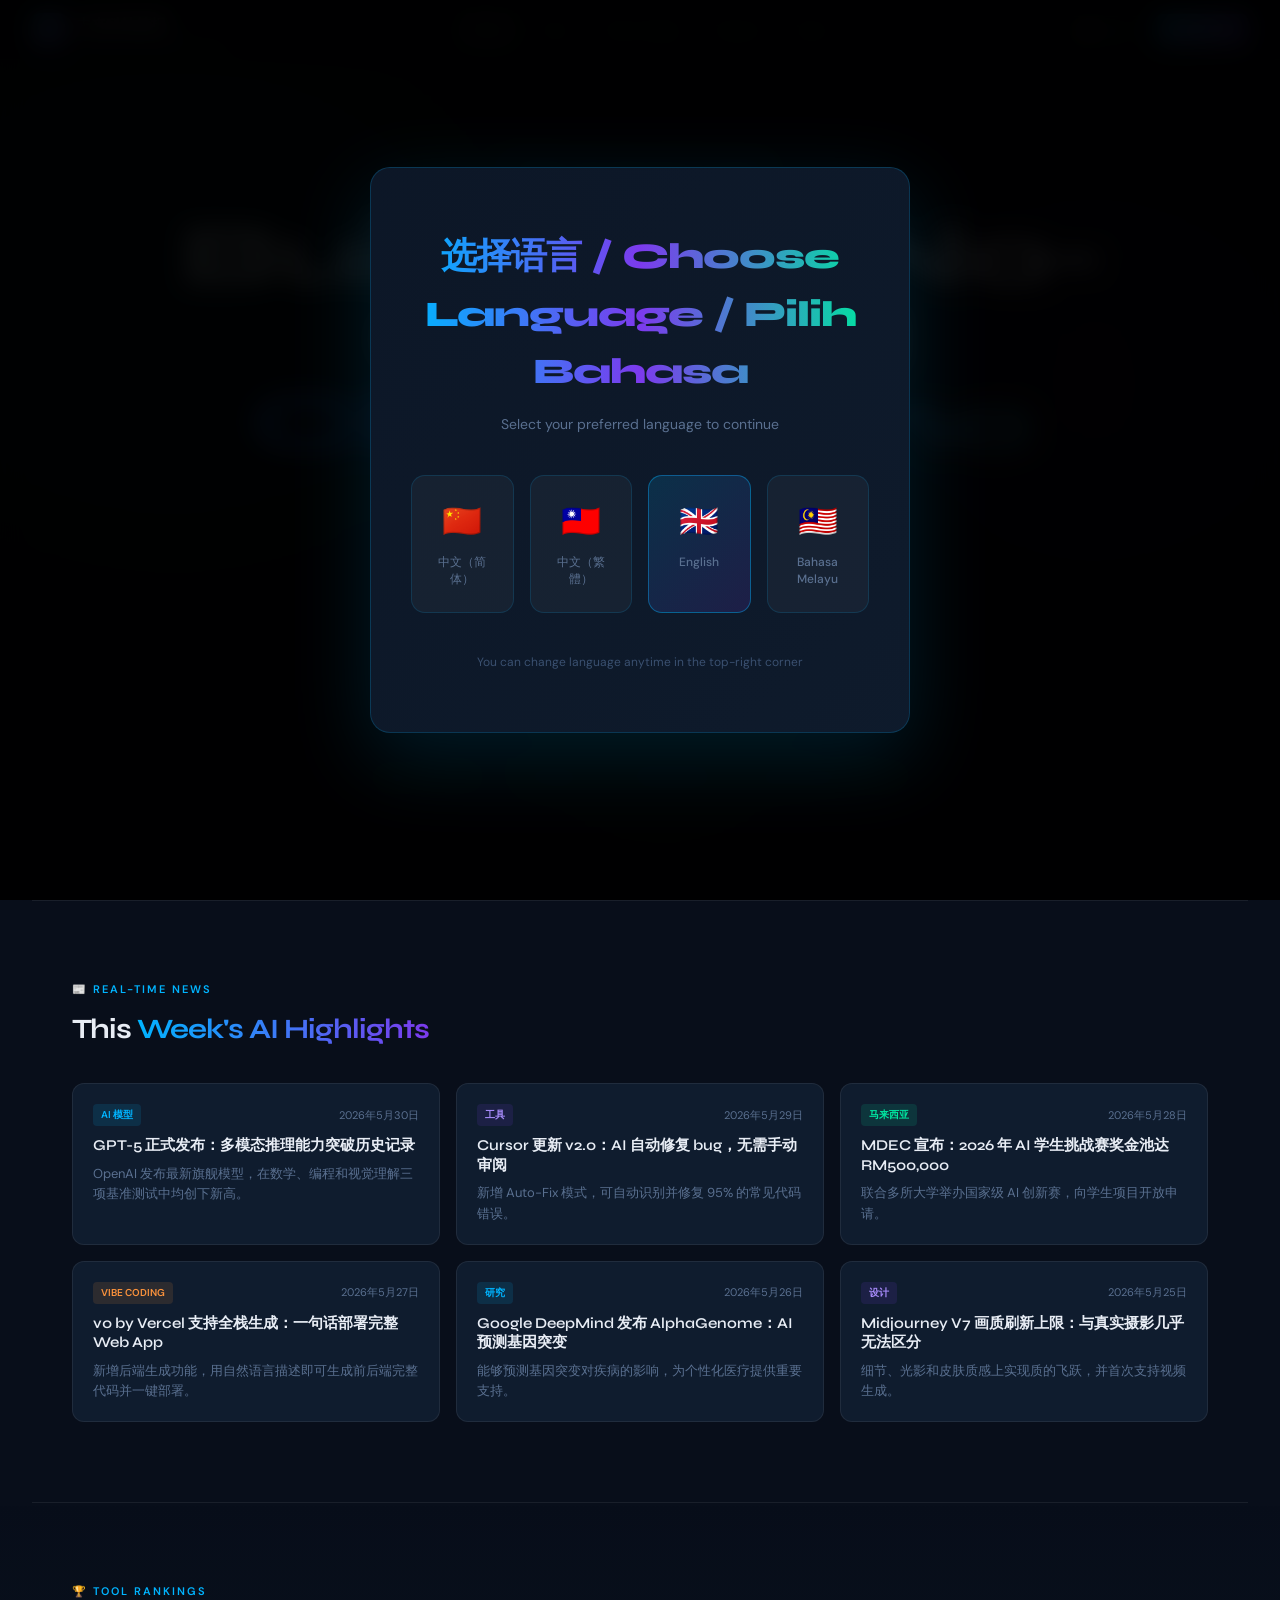
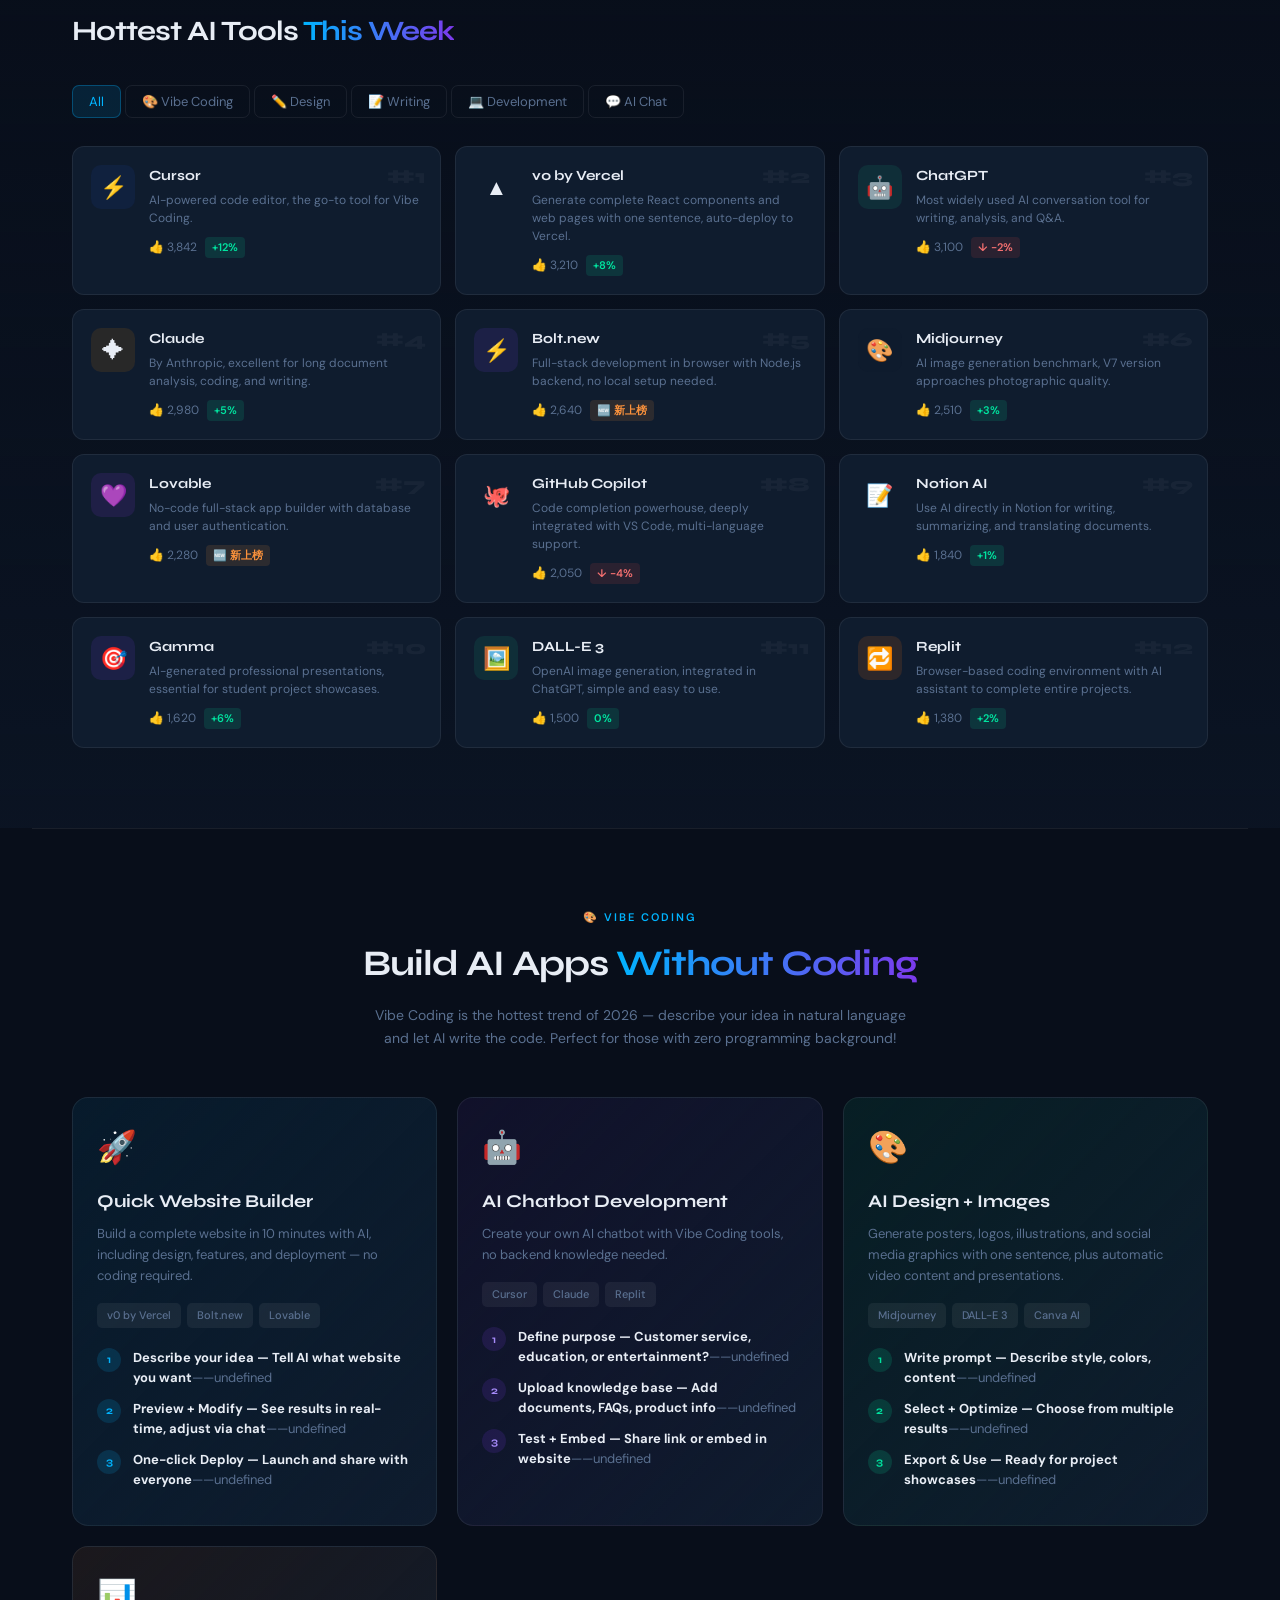
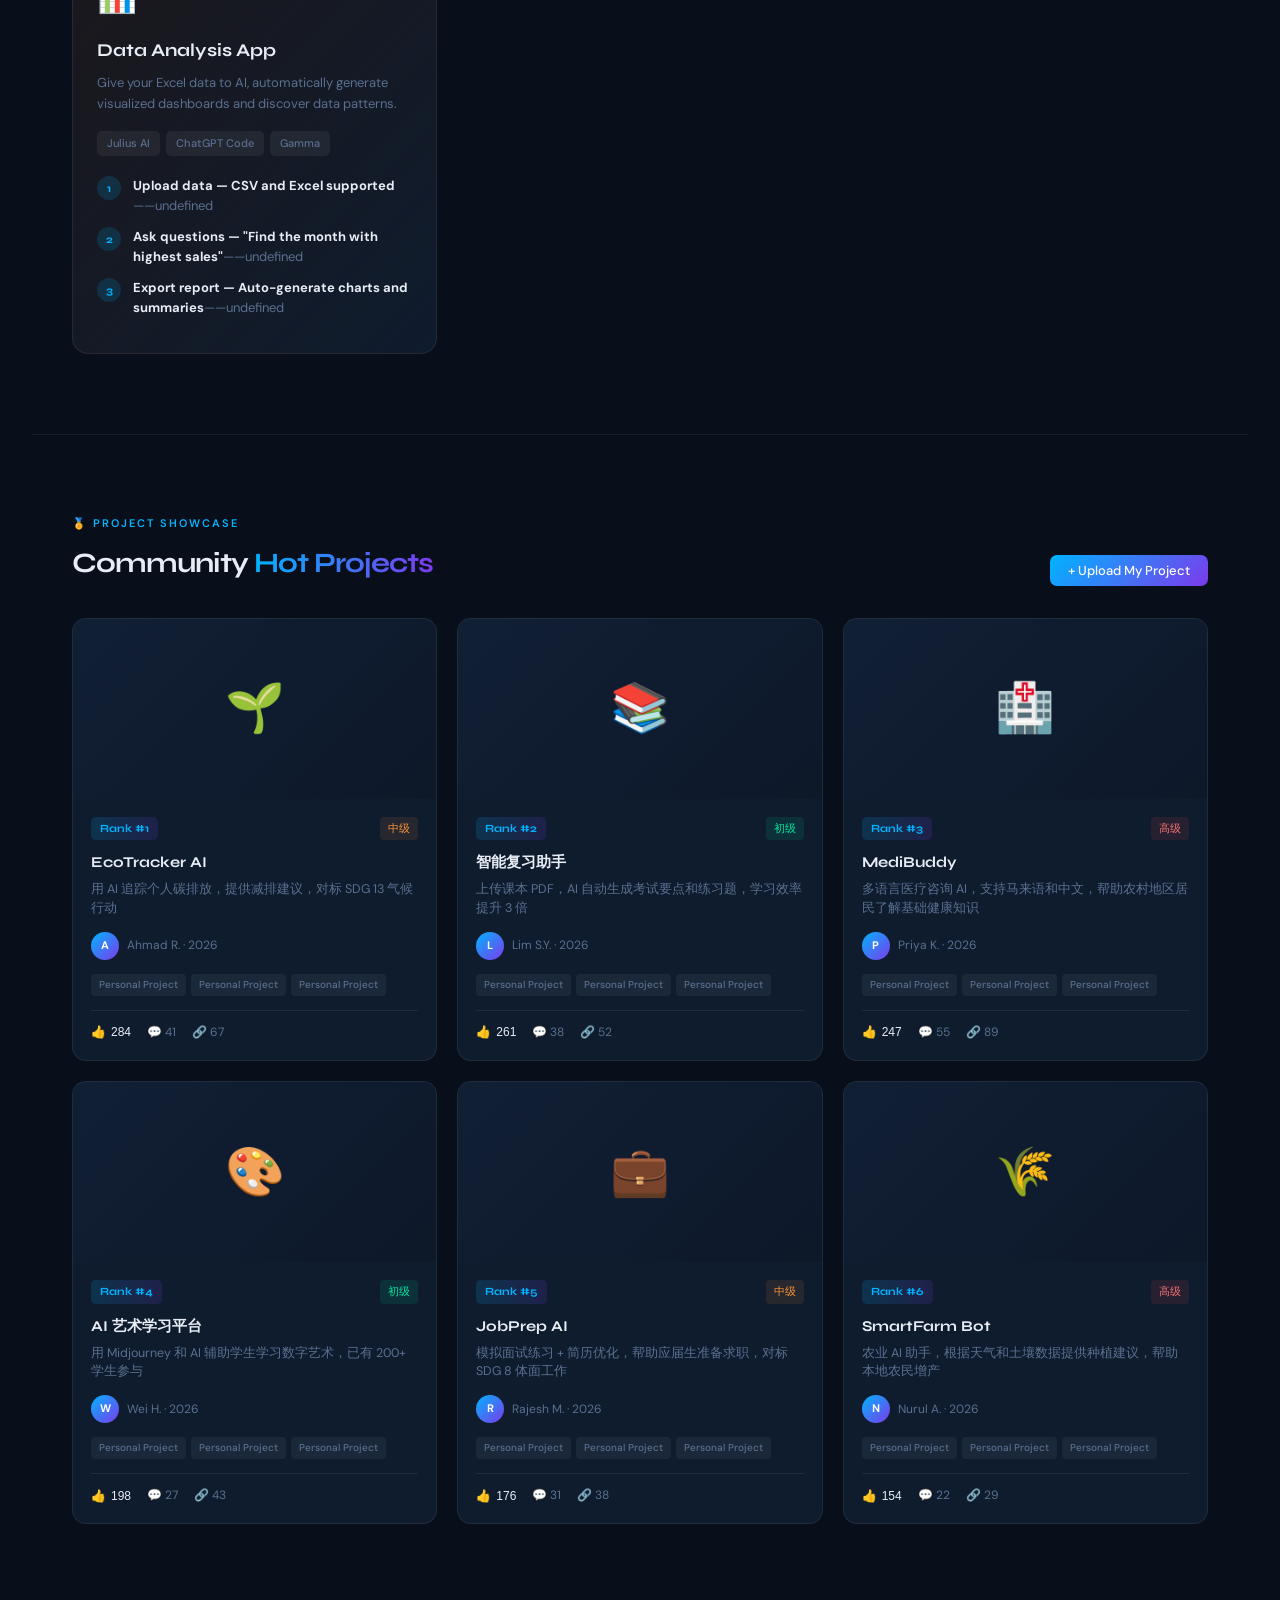
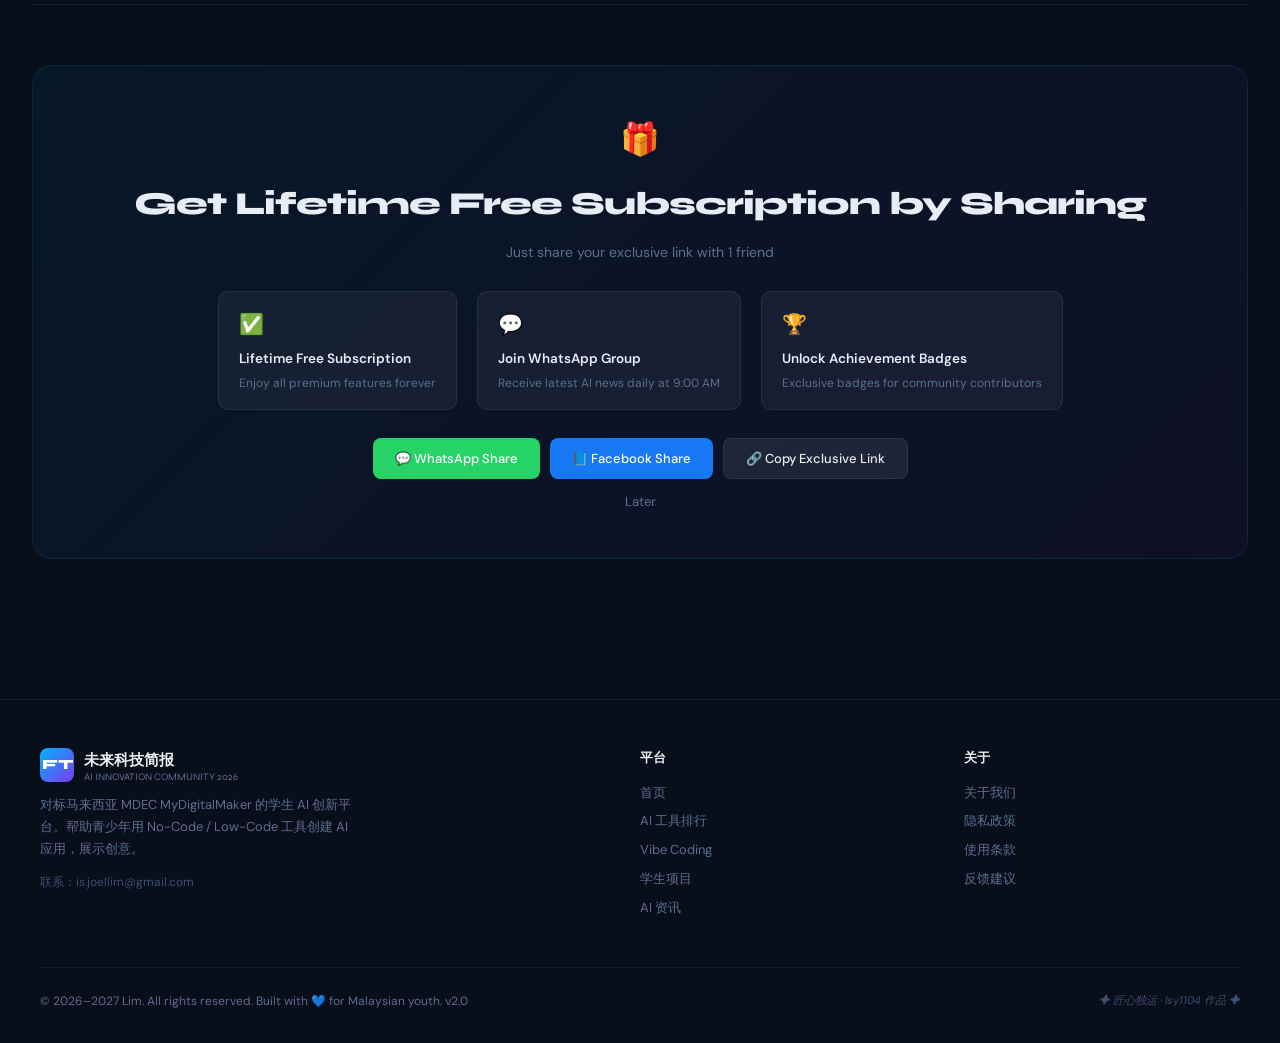
<file: index.language-fix-test.html>
<!DOCTYPE html>
<html lang="zh-CN">
<head>
<meta charset="UTF-8" />
<meta name="viewport" content="width=device-width, initial-scale=1.0" />
<meta name="description" content="马来西亚 AI 创新社区，分享 AI 工具、Vibe Coding 项目与最新科技资讯">
<meta property="og:title" content="未来科技简报 · AI 创新社区">
<meta property="og:description" content="展示你的 AI 创意，发现最新工具，加入马来西亚最活跃的 AI 学生社区">
<title>未来科技简报 · AI 创新社区</title>
<link rel="preconnect" href="https://fonts.googleapis.com" />
<link href="https://fonts.googleapis.com/css2?family=Syne:wght@400;600;700;800&family=DM+Sans:ital,wght@0,300;0,400;0,500;1,300&display=swap" rel="stylesheet" />
<link rel="stylesheet" href="i18n/i18n-styles.css" />
<style>
:root {
  --bg: #080e1a; --bg2: #0d1829; --bg3: #111f35; --card: #0f1c2e;
  --border: rgba(255,255,255,0.07); --blue: #00b4ff; --purple: #7c3aed;
  --green: #00e5a0; --text: #e8edf5; --muted: #5a7090; --muted2: #3a5070;
}
* { margin: 0; padding: 0; box-sizing: border-box; }
body { background: var(--bg); color: var(--text); font-family: 'DM Sans', sans-serif; font-size: 15px; line-height: 1.6; overflow-x: hidden; }
::-webkit-scrollbar { width: 6px; }
::-webkit-scrollbar-track { background: var(--bg); }
::-webkit-scrollbar-thumb { background: var(--muted2); border-radius: 3px; }
body::before {
  content: ''; position: fixed; inset: 0;
  background-image: url("data:image/svg+xml,%3Csvg viewBox='0 0 256 256' xmlns='http://www.w3.org/2000/svg'%3E%3Cfilter id='noise'%3E%3CfeTurbulence type='fractalNoise' baseFrequency='0.9' numOctaves='4' stitchTiles='stitch'/%3E%3C/filter%3E%3Crect width='100%25' height='100%25' filter='url(%23noise)' opacity='0.04'/%3E%3C/svg%3E");
  pointer-events: none; z-index: 0; opacity: 0.4;
}
nav {
  position: fixed; top: 0; left: 0; right: 0; z-index: 100;
  background: rgba(8,14,26,0.85); backdrop-filter: blur(20px);
  border-bottom: 1px solid var(--border); padding: 0 32px;
  height: 60px; display: flex; align-items: center; justify-content: space-between;
}
.nav-logo { display: flex; align-items: center; gap: 10px; text-decoration: none; }
.logo-mark {
  width: 34px; height: 34px; border-radius: 8px;
  background: linear-gradient(135deg, var(--blue), var(--purple));
  display: flex; align-items: center; justify-content: center;
  font-family: 'Syne', sans-serif; font-weight: 800; font-size: 14px; color: #fff;
}
.logo-text { font-family: 'Syne', sans-serif; font-weight: 700; font-size: 15px; color: var(--text); }
.logo-year { font-size: 10px; font-weight: 300; color: var(--muted); display: block; line-height: 1; }
.nav-links { display: flex; gap: 4px; }
.nav-links a { color: var(--muted); text-decoration: none; font-size: 13.5px; padding: 6px 14px; border-radius: 6px; transition: all 0.2s; }
.nav-links a:hover, .nav-links a.active { color: var(--text); background: rgba(255,255,255,0.06); }
.nav-actions { display: flex; gap: 8px; align-items: center; }
.lang-btn { background: transparent; border: 1px solid var(--border); color: var(--muted); font-size: 12px; padding: 5px 10px; border-radius: 6px; cursor: pointer; font-family: inherit; }
.btn-primary { background: linear-gradient(135deg, var(--blue), var(--purple)); color: #fff; border: none; font-size: 13px; font-weight: 500; padding: 7px 18px; border-radius: 7px; cursor: pointer; transition: opacity 0.2s; font-family: inherit; }
.btn-primary:hover { opacity: 0.85; }
section { position: relative; z-index: 1; }
.hero {
  min-height: 100dvh; display: flex; flex-direction: column; align-items: center; justify-content: center;
  text-align: center; padding: 100px 32px 60px; position: relative; overflow: hidden;
}
.hero-glow { position: absolute; border-radius: 50%; filter: blur(120px); pointer-events: none; }
.glow-blue { width: 600px; height: 400px; background: rgba(0,180,255,0.12); top: 10%; left: -10%; }
.glow-purple { width: 500px; height: 400px; background: rgba(124,58,237,0.1); top: 20%; right: -5%; }
.glow-green { width: 300px; height: 300px; background: rgba(0,229,160,0.08); bottom: 10%; left: 40%; }
.hero-badge { display: inline-flex; align-items: center; gap: 7px; background: rgba(0,180,255,0.08); border: 1px solid rgba(0,180,255,0.2); color: var(--blue); font-size: 12px; font-weight: 500; padding: 6px 14px; border-radius: 20px; margin-bottom: 28px; }
.badge-dot { width: 6px; height: 6px; background: var(--green); border-radius: 50%; animation: pulse 2s infinite; }
@keyframes pulse { 0%,100%{opacity:1;transform:scale(1)} 50%{opacity:0.5;transform:scale(1.3)} }
.hero h1 { font-family: 'Syne', sans-serif; font-weight: 800; font-size: clamp(40px, 8vw, 88px); line-height: 0.95; letter-spacing: -3px; margin-bottom: 20px; }
.hero h1 .line1 { display: block; color: var(--text); }
.hero h1 .line2 { display: block; background: linear-gradient(90deg, var(--blue) 0%, var(--purple) 50%, var(--green) 100%); -webkit-background-clip: text; -webkit-text-fill-color: transparent; background-clip: text; }
.hero-sub { color: var(--muted); font-size: 17px; max-width: 520px; margin: 0 auto 36px; font-weight: 300; }
.hero-ctas { display: flex; gap: 12px; justify-content: center; flex-wrap: wrap; }
.btn-outline { background: transparent; border: 1px solid var(--border); color: var(--text); font-size: 13px; padding: 10px 22px; border-radius: 8px; cursor: pointer; font-family: inherit; }
.btn-lg { padding: 12px 28px; font-size: 14px; }
.hero-stats { display: flex; gap: 48px; justify-content: center; margin-top: 64px; flex-wrap: wrap; }
.stat { text-align: center; }
.stat-num { font-family: 'Syne', sans-serif; font-size: 32px; font-weight: 800; background: linear-gradient(90deg, var(--blue), var(--green)); -webkit-background-clip: text; -webkit-text-fill-color: transparent; background-clip: text; letter-spacing: -1px; }
.stat-label { color: var(--muted); font-size: 12px; margin-top: 2px; }
.section-header { margin-bottom: 32px; }
.section-tag { font-size: 11px; font-weight: 600; letter-spacing: 2px; text-transform: uppercase; color: var(--blue); margin-bottom: 8px; }
.section-title { font-family: 'Syne', sans-serif; font-size: 28px; font-weight: 700; letter-spacing: -1px; color: var(--text); }
.section-title span { background: linear-gradient(90deg, var(--blue), var(--purple)); -webkit-background-clip: text; -webkit-text-fill-color: transparent; background-clip: text; }
.container { max-width: 1200px; margin: 0 auto; padding: 80px 32px; }
.news-grid { display: grid; grid-template-columns: repeat(auto-fill, minmax(340px, 1fr)); gap: 16px; }
.news-card { background: var(--card); border: 1px solid var(--border); border-radius: 12px; padding: 20px; cursor: pointer; transition: all 0.25s; text-decoration: none; color: inherit; display: block; }
.news-card:hover { border-color: rgba(0,180,255,0.25); transform: translateY(-2px); }
.news-meta { display: flex; align-items: center; gap: 8px; margin-bottom: 10px; flex-wrap: wrap; }
.news-tag { font-size: 10px; font-weight: 600; padding: 3px 8px; border-radius: 4px; text-transform: uppercase; }
.tag-ai { background: rgba(0,180,255,0.12); color: var(--blue); }
.tag-tool { background: rgba(124,58,237,0.12); color: #a78bfa; }
.tag-world { background: rgba(0,229,160,0.12); color: var(--green); }
.tag-coding { background: rgba(251,146,60,0.12); color: #fb923c; }
.news-date { color: var(--muted); font-size: 11px; margin-left: auto; }
.news-title { font-family: 'Syne', sans-serif; font-size: 15px; font-weight: 600; line-height: 1.3; margin-bottom: 8px; }
.news-desc { color: var(--muted); font-size: 13px; line-height: 1.55; }
.tools-section { background: linear-gradient(180deg, transparent, rgba(13,24,41,0.6)); }
.tools-tabs { display: flex; gap: 4px; margin-bottom: 28px; flex-wrap: wrap; }
.tab-btn { padding: 7px 16px; border-radius: 7px; font-size: 13px; cursor: pointer; border: 1px solid var(--border); background: transparent; color: var(--muted); font-family: inherit; transition: all 0.2s; }
.tab-btn.active { background: rgba(0,180,255,0.12); border-color: rgba(0,180,255,0.3); color: var(--blue); }
.tools-grid { display: grid; grid-template-columns: repeat(auto-fill, minmax(280px, 1fr)); gap: 14px; }
.tool-card { background: var(--card); border: 1px solid var(--border); border-radius: 12px; padding: 18px; display: flex; align-items: flex-start; gap: 14px; transition: all 0.25s; cursor: pointer; position: relative; overflow: hidden; }
.tool-card:hover { border-color: rgba(0,180,255,0.2); transform: translateY(-1px); }
.tool-rank { position: absolute; top: 14px; right: 14px; font-family: 'Syne', sans-serif; font-size: 20px; font-weight: 800; color: rgba(255,255,255,0.04); pointer-events: none; }
.tool-icon { width: 44px; height: 44px; border-radius: 10px; flex-shrink: 0; display: flex; align-items: center; justify-content: center; font-size: 22px; }
.tool-info { flex: 1; min-width: 0; }
.tool-name { font-family: 'Syne', sans-serif; font-weight: 700; font-size: 14px; margin-bottom: 3px; }
.tool-desc { color: var(--muted); font-size: 12px; line-height: 1.5; margin-bottom: 10px; }
.tool-meta { display: flex; align-items: center; gap: 8px; }
.tool-votes { font-size: 12px; color: var(--muted); }
.tool-change { font-size: 11px; font-weight: 600; padding: 2px 7px; border-radius: 4px; }
.up { background: rgba(0,229,160,0.12); color: var(--green); }
.down { background: rgba(239,68,68,0.12); color: #f87171; }
.new-tag { background: rgba(251,146,60,0.12); color: #fb923c; font-size: 11px; font-weight: 600; padding: 2px 7px; border-radius: 4px; }
.vibe-header { text-align: center; margin-bottom: 48px; }
.vibe-intro { color: var(--muted); max-width: 540px; margin: 12px auto 0; font-size: 14px; }
.vibe-grid { display: grid; grid-template-columns: repeat(auto-fill, minmax(300px, 1fr)); gap: 20px; }
.vibe-card { border-radius: 16px; padding: 24px; position: relative; overflow: hidden; border: 1px solid var(--border); transition: all 0.3s; cursor: pointer; }
.vibe-card:hover { transform: translateY(-3px); border-color: rgba(255,255,255,0.12); }
.vibe-card.blue-card { background: linear-gradient(135deg, rgba(0,180,255,0.08), var(--card)); }
.vibe-card.purple-card { background: linear-gradient(135deg, rgba(124,58,237,0.08), var(--card)); }
.vibe-card.green-card { background: linear-gradient(135deg, rgba(0,229,160,0.08), var(--card)); }
.vibe-card.orange-card { background: linear-gradient(135deg, rgba(251,146,60,0.08), var(--card)); }
.vibe-icon { font-size: 32px; margin-bottom: 14px; }
.vibe-name { font-family: 'Syne', sans-serif; font-weight: 700; font-size: 18px; margin-bottom: 8px; }
.vibe-desc { color: var(--muted); font-size: 13px; line-height: 1.6; margin-bottom: 16px; }
.vibe-tools { display: flex; flex-wrap: wrap; gap: 6px; }
.vibe-tool-chip { font-size: 11px; padding: 4px 10px; border-radius: 5px; font-weight: 500; background: rgba(255,255,255,0.06); color: var(--muted); }
.vibe-steps { margin-top: 20px; }
.step { display: flex; gap: 12px; align-items: flex-start; margin-bottom: 12px; }
.step-num { width: 24px; height: 24px; border-radius: 50%; flex-shrink: 0; display: flex; align-items: center; justify-content: center; font-size: 11px; font-weight: 700; font-family: 'Syne', sans-serif; }
.step-num.blue { background: rgba(0,180,255,0.15); color: var(--blue); }
.step-num.purple { background: rgba(124,58,237,0.15); color: #a78bfa; }
.step-num.green { background: rgba(0,229,160,0.15); color: var(--green); }
.step-text { font-size: 13px; color: var(--muted); line-height: 1.5; }
.step-text strong { color: var(--text); }
.projects-grid { display: grid; grid-template-columns: repeat(auto-fill, minmax(320px, 1fr)); gap: 20px; }
.project-card { background: var(--card); border: 1px solid var(--border); border-radius: 14px; overflow: hidden; transition: all 0.25s; cursor: pointer; }
.project-card:hover { border-color: rgba(0,180,255,0.2); transform: translateY(-3px); box-shadow: 0 20px 60px rgba(0,0,0,0.3); }
.project-img { width: 100%; height: 180px; background: linear-gradient(135deg, var(--bg3), var(--bg2)); display: flex; align-items: center; justify-content: center; font-size: 48px; }
.project-body { padding: 18px; }
.project-top { display: flex; align-items: center; justify-content: space-between; margin-bottom: 10px; }
.project-rank-badge { font-family: 'Syne', sans-serif; font-size: 11px; font-weight: 700; padding: 3px 9px; border-radius: 5px; background: linear-gradient(90deg, rgba(0,180,255,0.15), rgba(124,58,237,0.15)); color: var(--blue); }
.project-diff { font-size: 11px; padding: 3px 8px; border-radius: 4px; }
.diff-beginner { background: rgba(0,229,160,0.1); color: var(--green); }
.diff-intermediate { background: rgba(251,146,60,0.1); color: #fb923c; }
.diff-advanced { background: rgba(239,68,68,0.1); color: #f87171; }
.project-title { font-family: 'Syne', sans-serif; font-weight: 700; font-size: 15px; margin-bottom: 6px; }
.project-desc { color: var(--muted); font-size: 12.5px; line-height: 1.5; margin-bottom: 14px; }
.project-creator { display: flex; align-items: center; gap: 8px; margin-bottom: 14px; }
.creator-avatar { width: 28px; height: 28px; border-radius: 50%; background: linear-gradient(135deg, var(--blue), var(--purple)); display: flex; align-items: center; justify-content: center; font-size: 11px; font-weight: 700; color: #fff; }
.creator-name { font-size: 12px; color: var(--muted); }
.project-tags { display: flex; flex-wrap: wrap; gap: 5px; margin-bottom: 14px; }
.ptag { font-size: 10px; padding: 3px 8px; border-radius: 4px; font-weight: 500; background: rgba(255,255,255,0.05); color: var(--muted); }
.project-stats { display: flex; gap: 16px; border-top: 1px solid var(--border); padding-top: 12px; }
.pstat { display: flex; align-items: center; gap: 5px; font-size: 12px; color: var(--muted); }
.share-section { background: linear-gradient(135deg, rgba(0,180,255,0.06), rgba(124,58,237,0.06)); border: 1px solid rgba(0,180,255,0.12); border-radius: 20px; padding: 48px; text-align: center; margin: 0 32px; }
.share-section h2 { font-family: 'Syne', sans-serif; font-size: 32px; font-weight: 800; letter-spacing: -1px; margin-bottom: 12px; }
.share-benefits { display: flex; gap: 20px; justify-content: center; flex-wrap: wrap; margin: 28px 0; }
.benefit { background: rgba(255,255,255,0.05); border: 1px solid var(--border); border-radius: 10px; padding: 16px 20px; font-size: 13.5px; min-width: 200px; text-align: left; }
.benefit-icon { font-size: 20px; margin-bottom: 8px; }
.benefit-title { font-weight: 600; margin-bottom: 4px; }
.benefit-desc { color: var(--muted); font-size: 12px; }
.share-btns { display: flex; gap: 10px; justify-content: center; flex-wrap: wrap; margin-top: 28px; }
.share-btn { padding: 11px 22px; border-radius: 8px; font-size: 13px; font-weight: 500; cursor: pointer; border: none; font-family: inherit; transition: all 0.2s; display: flex; align-items: center; gap: 7px; }
.wa { background: #25d366; color: #fff; }
.fb { background: #1877f2; color: #fff; }
.copy-link { background: rgba(255,255,255,0.08); color: var(--text); border: 1px solid var(--border); }
.later-btn { background: transparent; color: var(--muted); font-size: 13px; cursor: pointer; border: none; font-family: inherit; margin-top: 14px; display: block; margin-inline: auto; }
footer { border-top: 1px solid var(--border); padding: 48px 32px 32px; margin-top: 80px; }
.footer-inner { max-width: 1200px; margin: 0 auto; }
.footer-top { display: grid; grid-template-columns: 2fr 1fr 1fr; gap: 48px; margin-bottom: 40px; }
.footer-brand p { color: var(--muted); font-size: 13px; line-height: 1.7; margin-top: 12px; max-width: 320px; }
.footer-col h4 { font-family: 'Syne', sans-serif; font-weight: 700; font-size: 13px; margin-bottom: 14px; color: var(--text); }
.footer-col a { display: block; color: var(--muted); text-decoration: none; font-size: 13px; margin-bottom: 8px; }
.footer-col a:hover { color: var(--text); }
.footer-bottom { border-top: 1px solid var(--border); padding-top: 24px; display: flex; justify-content: space-between; align-items: center; flex-wrap: wrap; gap: 8px; }
.footer-copy { color: var(--muted); font-size: 12px; }
.footer-watermark { color: var(--muted2); font-size: 11px; font-style: italic; }
.modal-overlay { display: none; position: fixed; inset: 0; background: rgba(0,0,0,0.7); backdrop-filter: blur(8px); z-index: 200; align-items: center; justify-content: center; padding: 20px; }
.modal-overlay.open { display: flex; }
.modal { background: var(--bg2); border: 1px solid var(--border); border-radius: 16px; padding: 32px; max-width: 480px; width: 100%; position: relative; max-height: 90vh; overflow-y: auto; }
.modal-close { position: absolute; top: 16px; right: 16px; background: transparent; border: 1px solid var(--border); color: var(--muted); width: 30px; height: 30px; border-radius: 6px; cursor: pointer; font-size: 16px; display: flex; align-items: center; justify-content: center; }
.modal h2 { font-family: 'Syne', sans-serif; font-size: 22px; font-weight: 700; margin-bottom: 6px; }
.modal-sub { color: var(--muted); font-size: 13px; margin-bottom: 24px; }
.form-group { margin-bottom: 16px; }
.form-label { display: block; font-size: 12px; font-weight: 600; color: var(--muted); margin-bottom: 6px; text-transform: uppercase; }
.form-input { width: 100%; background: rgba(255,255,255,0.04); border: 1px solid var(--border); border-radius: 8px; color: var(--text); font-size: 14px; padding: 10px 14px; font-family: inherit; outline: none; }
.form-input:focus { border-color: rgba(0,180,255,0.4); }
.form-input::placeholder { color: var(--muted2); }
.form-row { display: grid; grid-template-columns: 1fr 1fr; gap: 12px; }
.modal-switch { text-align: center; margin-top: 16px; color: var(--muted); font-size: 13px; }
.modal-switch a { color: var(--blue); cursor: pointer; text-decoration: none; }
.toast-container { position: fixed; bottom: 24px; right: 24px; z-index: 300; display: flex; flex-direction: column; gap: 10px; }
.toast { background: var(--bg2); border: 1px solid var(--border); border-radius: 10px; padding: 14px 18px; font-size: 13.5px; box-shadow: 0 8px 32px rgba(0,0,0,0.4); min-width: 260px; display: flex; align-items: center; gap: 10px; animation: slideIn 0.3s ease; max-width: 340px; }
.toast.success { border-color: rgba(0,229,160,0.3); }
@keyframes slideIn { from { transform: translateX(100%); opacity: 0; } to { transform: translateX(0); opacity: 1; } }
.divider { height: 1px; background: var(--border); margin: 0 32px; }
.text-gradient { background: linear-gradient(90deg, var(--blue), var(--purple)); -webkit-background-clip: text; -webkit-text-fill-color: transparent; background-clip: text; }

/* 移动端优化 */
@media (max-width: 768px) {
  nav { padding: 0 16px; }
  .nav-links { display: none; }
  .container { padding: 60px 20px; }
  .hero { padding: 80px 20px 40px; }
  .hero-stats { gap: 24px; }
  .footer-top { grid-template-columns: 1fr; gap: 28px; }
  .share-section { padding: 32px 20px; margin: 0 16px; }
  .form-row { grid-template-columns: 1fr; }
  .glow-blue, .glow-purple, .glow-green { display: none; }
}
</style>
</head>
<body>

<nav>
  <a href="#" class="nav-logo">
    <div class="logo-mark">FT</div>
    <div class="logo-text">未来科技简报<span class="logo-year">AI INNOVATION COMMUNITY 2026</span></div>
  </a>
<div class="nav-links">
  <a href="#" class="active" id="nav-home">首页</a>
  <a href="#tools" id="nav-tools">AI 工具</a>
  <a href="#vibe" id="nav-vibe">Vibe Coding</a>
  <a href="#projects" id="nav-projects">项目</a>
  <a href="#news" id="nav-news">资讯</a>
</div>
  <div class="nav-actions">
    <button class="lang-btn" id="lang-btn">
🌐 中文
</button>
    <button class="btn-primary" id="nav-auth-btn" onclick="openModal('auth')">登录 / 注册</button>
  </div>
</nav>

<section class="hero">
  <div class="hero-glow glow-blue"></div>
  <div class="hero-glow glow-purple"></div>
  <div class="hero-glow glow-green"></div>
<div class="hero-badge"><div class="badge-dot"></div>2026 · 最新 AI 资讯实时更新</div>
<h1><span class="line1">用 No-Code AI</span><span class="line2">改变世界</span></h1>
<p class="hero-sub">展示你的 AI 创意，发现最新工具，加入马来西亚最活跃的 AI 学生社区</p>
  <div class="hero-ctas">
    <button class="btn-primary btn-lg" onclick="openModal('auth')">🚀 立即加入</button>
    <button class="btn-outline btn-lg" onclick="scrollTo({top: document.getElementById('projects').offsetTop - 70, behavior:'smooth'})">浏览项目</button>
  </div>
  <div class="hero-stats">
<div class="stat-label" data-i18n="hero.stat_users"></div>
<div class="stat-label" data-i18n="hero.stat_projects"></div>
<div class="stat-label" data-i18n="hero.stat_tools"></div>
<div class="stat-label" data-i18n="hero.stat_update"></div>
  </div>
</section>

<div class="divider"></div>

<section id="news" class="container">
  <div class="section-header">
    <div class="section-tag">📰 实时资讯</div>
    <div class="section-title">本周 <span>AI 热点</span></div>
  </div>
  <div class="news-grid" id="news-grid">
    <a class="news-card" href="#" onclick="return false">
      <div class="news-meta"><span class="news-tag tag-ai">AI 模型</span><span class="news-date">2026年5月30日</span></div>
      <div class="news-title">GPT-5 正式发布：多模态推理能力突破历史记录</div>
      <div class="news-desc">OpenAI 发布最新旗舰模型，在数学、编程和视觉理解三项基准测试中均创下新高。</div>
    </a>
    <a class="news-card" href="#" onclick="return false">
      <div class="news-meta"><span class="news-tag tag-tool">工具</span><span class="news-date">2026年5月29日</span></div>
      <div class="news-title">Cursor 更新 v2.0：AI 自动修复 bug，无需手动审阅</div>
      <div class="news-desc">新增 Auto-Fix 模式，可自动识别并修复 95% 的常见代码错误。</div>
    </a>
    <a class="news-card" href="#" onclick="return false">
      <div class="news-meta"><span class="news-tag tag-world">马来西亚</span><span class="news-date">2026年5月28日</span></div>
      <div class="news-title">MDEC 宣布：2026 年 AI 学生挑战赛奖金池达 RM500,000</div>
      <div class="news-desc">联合多所大学举办国家级 AI 创新赛，向学生项目开放申请。</div>
    </a>
    <a class="news-card" href="#" onclick="return false">
      <div class="news-meta"><span class="news-tag tag-coding">Vibe Coding</span><span class="news-date">2026年5月27日</span></div>
      <div class="news-title">v0 by Vercel 支持全栈生成：一句话部署完整 Web App</div>
      <div class="news-desc">新增后端生成功能，用自然语言描述即可生成前后端完整代码并一键部署。</div>
    </a>
    <a class="news-card" href="#" onclick="return false">
      <div class="news-meta"><span class="news-tag tag-ai">研究</span><span class="news-date">2026年5月26日</span></div>
      <div class="news-title">Google DeepMind 发布 AlphaGenome：AI 预测基因突变</div>
      <div class="news-desc">能够预测基因突变对疾病的影响，为个性化医疗提供重要支持。</div>
    </a>
    <a class="news-card" href="#" onclick="return false">
      <div class="news-meta"><span class="news-tag tag-tool">设计</span><span class="news-date">2026年5月25日</span></div>
      <div class="news-title">Midjourney V7 画质刷新上限：与真实摄影几乎无法区分</div>
      <div class="news-desc">细节、光影和皮肤质感上实现质的飞跃，并首次支持视频生成。</div>
    </a>
  </div>
</section>

<div class="divider"></div>

<section id="tools" class="tools-section">
  <div class="container">
    <div class="section-header">
      <div class="section-tag">🏆 工具排行</div>
      <div class="section-title">本周最热 <span>AI 工具</span></div>
    </div>
    <div class="tools-tabs">
      <button class="tab-btn active" onclick="filterTools('all', this)">全部</button>
      <button class="tab-btn" onclick="filterTools('vibe', this)">🎨 Vibe Coding</button>
      <button class="tab-btn" onclick="filterTools('design', this)">✏️ 设计创作</button>
      <button class="tab-btn" onclick="filterTools('write', this)">📝 写作助手</button>
      <button class="tab-btn" onclick="filterTools('dev', this)">💻 开发工具</button>
      <button class="tab-btn" onclick="filterTools('chat', this)">💬 AI 对话</button>
    </div>
    <div class="tools-grid" id="tools-grid"></div>
  </div>
</section>

<div class="divider"></div>

<section id="vibe">
  <div class="container">
    <div class="vibe-header">
      <div class="section-tag" style="text-align:center">🎨 Vibe Coding</div>
      <div class="section-title" style="text-align:center; font-size:36px">不写代码也能做 <span>AI 应用</span></div>
      <p class="vibe-intro">Vibe Coding 是 2026 年最火的趋势——用自然语言描述你的想法，让 AI 帮你写代码。适合完全没有编程基础的同学！</p>
    </div>
    <div class="vibe-grid">
      <div class="vibe-card blue-card">
        <div class="vibe-icon">🚀</div>
        <div class="vibe-name">快速建站</div>
        <div class="vibe-desc">用 AI 在 10 分钟内搭建一个完整网站，包括设计、功能、部署，完全不需要写代码。</div>
        <div class="vibe-tools"><span class="vibe-tool-chip">v0 by Vercel</span><span class="vibe-tool-chip">Bolt.new</span><span class="vibe-tool-chip">Lovable</span></div>
        <div class="vibe-steps">
          <div class="step"><div class="step-num blue">1</div><div class="step-text"><strong>描述你的想法</strong>——告诉 AI 你想做什么网站</div></div>
          <div class="step"><div class="step-num blue">2</div><div class="step-text"><strong>预览 + 修改</strong>——实时看到效果，用对话调整</div></div>
          <div class="step"><div class="step-num blue">3</div><div class="step-text"><strong>一键部署</strong>——上线分享给所有人</div></div>
        </div>
      </div>
      <div class="vibe-card purple-card">
        <div class="vibe-icon">🤖</div>
        <div class="vibe-name">AI Chatbot 开发</div>
        <div class="vibe-desc">无需后端知识，用 Vibe Coding 工具创建你自己的 AI 聊天机器人。</div>
        <div class="vibe-tools"><span class="vibe-tool-chip">Cursor</span><span class="vibe-tool-chip">Claude</span><span class="vibe-tool-chip">Replit</span></div>
        <div class="vibe-steps">
          <div class="step"><div class="step-num purple">1</div><div class="step-text"><strong>定义用途</strong>——客服、教育、娱乐？</div></div>
          <div class="step"><div class="step-num purple">2</div><div class="step-text"><strong>上传知识库</strong>——放入文档、FAQ、产品信息</div></div>
          <div class="step"><div class="step-num purple">3</div><div class="step-text"><strong>测试 + 嵌入</strong>——分享链接或嵌入网站</div></div>
        </div>
      </div>
      <div class="vibe-card green-card">
        <div class="vibe-icon">🎨</div>
        <div class="vibe-name">AI 设计 + 图像</div>
        <div class="vibe-desc">一句话生成海报、Logo、插画、社媒配图，还能自动制作视频内容和演示文稿。</div>
        <div class="vibe-tools"><span class="vibe-tool-chip">Midjourney</span><span class="vibe-tool-chip">DALL-E 3</span><span class="vibe-tool-chip">Canva AI</span></div>
        <div class="vibe-steps">
          <div class="step"><div class="step-num green">1</div><div class="step-text"><strong>写提示词</strong>——描述风格、颜色、内容</div></div>
          <div class="step"><div class="step-num green">2</div><div class="step-text"><strong>选择 + 优化</strong>——从多个结果中挑选</div></div>
          <div class="step"><div class="step-num green">3</div><div class="step-text"><strong>导出使用</strong>——直接用于项目展示</div></div>
        </div>
      </div>
      <div class="vibe-card orange-card">
        <div class="vibe-icon">📊</div>
        <div class="vibe-name">数据分析 App</div>
        <div class="vibe-desc">把你的 Excel 数据交给 AI，自动生成可视化仪表板，发现数据规律。</div>
        <div class="vibe-tools"><span class="vibe-tool-chip">Julius AI</span><span class="vibe-tool-chip">ChatGPT Code</span><span class="vibe-tool-chip">Gamma</span></div>
        <div class="vibe-steps">
          <div class="step"><div class="step-num blue">1</div><div class="step-text"><strong>上传数据</strong>——CSV、Excel 都支持</div></div>
          <div class="step"><div class="step-num blue">2</div><div class="step-text"><strong>提问分析</strong>——"找出销售最高的月份"</div></div>
          <div class="step"><div class="step-num blue">3</div><div class="step-text"><strong>导出报告</strong>——自动生成图表和总结</div></div>
        </div>
      </div>
    </div>
  </div>
</section>

<div class="divider"></div>

<section id="projects">
  <div class="container">
    <div style="display:flex; justify-content:space-between; align-items:flex-end; flex-wrap:wrap; gap:16px; margin-bottom:32px;">
      <div><div class="section-tag">🏅 项目展示</div><div class="section-title">社区 <span>热门项目</span></div></div>
      <button class="btn-primary" onclick="handleUploadClick()">+ 上传我的项目</button>
    </div>
    <div class="projects-grid" id="projects-grid"></div>
  </div>
</section>

<div class="divider"></div>

<div style="padding:60px 0; position:relative; z-index:1;">
  <div class="share-section">
    <div style="font-size:32px; margin-bottom:12px;">🎁</div>
    <h2>分享即可获得<span class="text-gradient">永久免费订阅</span></h2>
    <p style="color:var(--muted); font-size:14px; margin-top:8px;">只需把你的专属链接分享给 1 位朋友</p>
    <div class="share-benefits">
      <div class="benefit"><div class="benefit-icon">✅</div><div class="benefit-title">永久免费订阅</div><div class="benefit-desc">终身享有所有高级功能</div></div>
      <div class="benefit"><div class="benefit-icon">💬</div><div class="benefit-title">加入 WhatsApp 群</div><div class="benefit-desc">每天 9:00 接收最新 AI 资讯</div></div>
      <div class="benefit"><div class="benefit-icon">🏆</div><div class="benefit-title">解锁成就徽章</div><div class="benefit-desc">社区贡献者专属徽章</div></div>
    </div>
    <div class="share-btns">
      <button class="share-btn wa" onclick="toast('✅ 正在打开 WhatsApp...')">💬 WhatsApp 分享</button>
      <button class="share-btn fb" onclick="toast('✅ 正在打开 Facebook...')">📘 Facebook 分享</button>
      <button class="share-btn copy-link" onclick="copyLink()">🔗 复制专属链接</button>
    </div>
    <button class="later-btn" onclick="toast('⏰ 30 分钟后再提醒你')">稍后再说</button>
  </div>
</div>

<footer>
  <div class="footer-inner">
    <div class="footer-top">
      <div class="footer-brand">
        <div style="display:flex; gap:10px; align-items:center; margin-bottom:12px;">
          <div class="logo-mark">FT</div>
          <div class="logo-text">未来科技简报<span class="logo-year">AI INNOVATION COMMUNITY 2026</span></div>
        </div>
        <p>对标马来西亚 MDEC MyDigitalMaker 的学生 AI 创新平台。帮助青少年用 No-Code / Low-Code 工具创建 AI 应用，展示创意。</p>
        <p style="margin-top:12px; color:var(--muted2); font-size:12px;">联系：is.joellim@gmail.com</p>
      </div>
      <div class="footer-col">
        <h4>平台</h4>
        <a href="#">首页</a><a href="#tools">AI 工具排行</a><a href="#vibe">Vibe Coding</a><a href="#projects">学生项目</a><a href="#news">AI 资讯</a>
      </div>
      <div class="footer-col">
        <h4>关于</h4>
        <a href="#">关于我们</a><a href="#">隐私政策</a><a href="#">使用条款</a><a href="#">反馈建议</a>
      </div>
    </div>
    <div class="footer-bottom">
      <div class="footer-copy">© 2026–2027 Lim. All rights reserved. Built with 💙 for Malaysian youth. v2.0</div>
      <div class="footer-watermark">✦ 匠心独运 · lsy1104 作品 ✦</div>
    </div>
  </div>
</footer>

<!-- AUTH MODAL -->
<div class="modal-overlay" id="auth-modal">
  <div class="modal">
    <button class="modal-close" onclick="closeModal('auth')">✕</button>
    <h2 id="auth-title">登录账户</h2>
    <p class="modal-sub">加入 2,400+ 名学生组成的 AI 创新社区</p>
    <div class="form-group">
      <label class="form-label">邮箱</label>
      <input class="form-input" id="auth-email" type="email" placeholder="you@example.com" />
    </div>
    <div class="form-group" id="auth-nickname-group" style="display:none">
      <label class="form-label">昵称</label>
      <input class="form-input" id="auth-nickname" type="text" placeholder="你的显示名称" />
    </div>
    <div class="form-group">
      <label class="form-label">密码</label>
      <input class="form-input" id="auth-password" type="password" placeholder="至少 6 位" />
    </div>
    <button class="btn-primary" style="width:100%;padding:12px;font-size:14px;margin-top:4px;" id="auth-btn" onclick="handleAuth()">登录</button>
    <div class="modal-switch">
      <span id="auth-switch-text">还没有账号？</span>
      <a onclick="toggleAuth()">注册</a>
    </div>
  </div>
</div>

<!-- UPLOAD MODAL -->
<div class="modal-overlay" id="upload-modal">
  <div class="modal" style="max-width:560px">
    <button class="modal-close" onclick="closeModal('upload')">✕</button>
    <h2>上传项目</h2>
    <p class="modal-sub">分享你的 AI 创新作品，获得社区投票和认可</p>
    <div class="form-group">
      <label class="form-label">项目名称 *</label>
      <input class="form-input" id="upload-title" type="text" placeholder="用一句话概括你的项目" maxlength="50" />
    </div>
    <div class="form-group">
      <label class="form-label">项目介绍 *</label>
      <textarea class="form-input" id="upload-desc" rows="3" placeholder="这个项目解决了什么问题？你是怎么做的？" style="resize:vertical;"></textarea>
    </div>
    <div class="form-row">
      <div class="form-group">
        <label class="form-label">项目难度</label>
        <select class="form-input" id="upload-diff">
          <option value="beginner">初级 Beginner</option>
          <option value="intermediate">中级 Intermediate</option>
          <option value="advanced">高级 Advanced</option>
        </select>
      </div>
      <div class="form-group">
        <label class="form-label">项目分类</label>
        <select class="form-input" id="upload-cat">
          <option>个人项目</option><option>学校项目</option><option>竞赛项目</option>
        </select>
      </div>
    </div>
	    <div class="form-row">
	      <div class="form-group">
	        <label class="form-label">GitHub 链接（可选）</label>
	        <input class="form-input" id="upload-github" type="url" placeholder="https://github.com/..." />
	      </div>
      <div class="form-group">
        <label class="form-label">视频链接（可选）</label>
	        <input class="form-input" id="upload-video" type="url" placeholder="https://youtube.com/..." />
	      </div>
	    </div>
	    <div class="form-row">
	      <div class="form-group">
	        <label class="form-label">项目标签（逗号分隔）</label>
	        <input class="form-input" id="upload-tags" type="text" placeholder="ChatGPT, 教育, SDG" />
	      </div>
	      <div class="form-group">
	        <label class="form-label">项目图片（可选）</label>
	        <input class="form-input" id="upload-cover" type="file" accept="image/*" />
	      </div>
	    </div>
	    <button class="btn-primary" style="width:100%;padding:12px;font-size:14px;margin-top:4px;" id="upload-btn" onclick="submitProject()">🚀 提交项目</button>
	  </div>
	</div>

	<!-- PROJECT DETAIL MODAL -->
	<div class="modal-overlay" id="project-detail-modal">
	  <div class="modal" style="max-width:720px">
	    <button class="modal-close" onclick="closeModal('project-detail')">✕</button>
	    <div id="project-detail-content"></div>
	  </div>
	</div>
	
	<div class="toast-container" id="toast-container"></div>

<script>
// ── 全局错误保护 ──
window.addEventListener('error', e => console.error('Error:', e.error));
window.addEventListener('unhandledrejection', e => console.error('Promise:', e.reason));

// ── API ──
const API_URL = window.location.hostname === 'localhost'
  ? 'http://localhost:8000'
  : 'https://web-production-de67.up.railway.app';

// ── 静态数据 ──
const tools = [
  { name: 'Cursor', icon: '⚡', cat: 'vibe dev', desc: 'AI 驱动的代码编辑器，Vibe Coding 首选工具。', votes: 3842, change: '+12%', rank: 1, color: '#1e40af' },
  { name: 'v0 by Vercel', icon: '▲', cat: 'vibe', desc: '一句话生成完整 React 组件和网页，自动部署到 Vercel。', votes: 3210, change: '+8%', rank: 2, color: '#000' },
  { name: 'ChatGPT', icon: '🤖', cat: 'chat write', desc: '最广泛使用的 AI 对话工具，写作、分析、问答全能。', votes: 3100, change: '↓ -2%', rank: 3, color: '#10a37f', down: true },
  { name: 'Claude', icon: '✦', cat: 'chat write dev', desc: 'Anthropic 出品，长文档分析、编程和写作效果极佳。', votes: 2980, change: '+5%', rank: 4, color: '#d97706' },
  { name: 'Bolt.new', icon: '⚡', cat: 'vibe', desc: '浏览器内全栈开发，支持 Node.js 后端，无需本地环境。', votes: 2640, change: '🆕', rank: 5, isNew: true, color: '#7c3aed' },
  { name: 'Midjourney', icon: '🎨', cat: 'design', desc: 'AI 图像生成领域标杆，V7 版本画质接近真实摄影。', votes: 2510, change: '+3%', rank: 6, color: '#0f172a' },
  { name: 'Lovable', icon: '💜', cat: 'vibe', desc: '无代码全栈 App 构建器，支持数据库和用户认证。', votes: 2280, change: '🆕', rank: 7, isNew: true, color: '#9333ea' },
  { name: 'GitHub Copilot', icon: '🐙', cat: 'dev', desc: '代码补全神器，与 VS Code 深度集成，支持多语言。', votes: 2050, change: '↓ -4%', rank: 8, color: '#333', down: true },
  { name: 'Notion AI', icon: '📝', cat: 'write', desc: '在 Notion 内直接使用 AI 写作、总结、翻译文档。', votes: 1840, change: '+1%', rank: 9, color: '#000' },
  { name: 'Gamma', icon: '🎯', cat: 'design write', desc: 'AI 自动生成专业演示文稿，学生展示项目必备。', votes: 1620, change: '+6%', rank: 10, color: '#7c3aed' },
  { name: 'DALL-E 3', icon: '🖼️', cat: 'design', desc: 'OpenAI 图像生成，集成在 ChatGPT 中，简单易用。', votes: 1500, change: '0%', rank: 11, color: '#10a37f' },
  { name: 'Replit', icon: '🔁', cat: 'vibe dev', desc: '浏览器内编程环境，AI 助手帮你完成整个项目。', votes: 1380, change: '+2%', rank: 12, color: '#f97316' },
];

const defaultProjects = [
  { emoji: '🌱', name: 'EcoTracker AI', creator: 'Ahmad R.', desc: '用 AI 追踪个人碳排放，提供减排建议，对标 SDG 13 气候行动', diff: 'intermediate', tags: ['Claude', 'SDG 13', '环保'], votes: 284, comments: 41, shares: 67, rank: 1 },
  { emoji: '📚', name: '智能复习助手', creator: 'Lim S.Y.', desc: '上传课本 PDF，AI 自动生成考试要点和练习题，学习效率提升 3 倍', diff: 'beginner', tags: ['ChatGPT', 'Bolt.new', '教育'], votes: 261, comments: 38, shares: 52, rank: 2 },
  { emoji: '🏥', name: 'MediBuddy', creator: 'Priya K.', desc: '多语言医疗咨询 AI，支持马来语和中文，帮助农村地区居民了解基础健康知识', diff: 'advanced', tags: ['Claude', 'SDG 3', '医疗'], votes: 247, comments: 55, shares: 89, rank: 3 },
  { emoji: '🎨', name: 'AI 艺术学习平台', creator: 'Wei H.', desc: '用 Midjourney 和 AI 辅助学生学习数字艺术，已有 200+ 学生参与', diff: 'beginner', tags: ['Midjourney', 'Gamma', '艺术'], votes: 198, comments: 27, shares: 43, rank: 4 },
  { emoji: '💼', name: 'JobPrep AI', creator: 'Rajesh M.', desc: '模拟面试练习 + 简历优化，帮助应届生准备求职，对标 SDG 8 体面工作', diff: 'intermediate', tags: ['ChatGPT', 'v0', '求职'], votes: 176, comments: 31, shares: 38, rank: 5 },
  { emoji: '🌾', name: 'SmartFarm Bot', creator: 'Nurul A.', desc: '农业 AI 助手，根据天气和土壤数据提供种植建议，帮助本地农民增产', diff: 'advanced', tags: ['Claude', 'SDG 2', '农业'], votes: 154, comments: 22, shares: 29, rank: 6 },
];

// ── 渲染工具 ──
function renderTools(filter = 'all') {
  const grid = document.getElementById('tools-grid');
  const filtered = filter === 'all' ? tools : tools.filter(t => t.cat.includes(filter));
  grid.innerHTML = filtered.map(t => `
    <div class="tool-card">
      <div class="tool-rank">#${t.rank}</div>
      <div class="tool-icon" style="background:${t.color}20;">${t.icon}</div>
      <div class="tool-info">
        <div class="tool-name">${t.name}</div>
        <div class="tool-desc">${t.desc}</div>
        <div class="tool-meta">
          <div class="tool-votes">👍 ${t.votes.toLocaleString()}</div>
          ${t.isNew ? `<span class="new-tag">🆕 新上榜</span>` : `<span class="tool-change ${t.down ? 'down' : 'up'}">${t.change}</span>`}
        </div>
      </div>
    </div>`).join('');
}

// ── 渲染项目 ──
function renderProjects(list) {
  const data = list || defaultProjects;
  const grid = document.getElementById('projects-grid');
  grid.innerHTML = data.map((p, i) => `
    <div class="project-card" onclick="${p._id ? `openProjectDetail('${p._id}')` : ''}">
      <div class="project-img">${p.cover_url ? `<img src="${p.cover_url}" alt="${p.title || p.name}" style="width:100%;height:100%;object-fit:cover;">` : (p.emoji || '🚀')}</div>
      <div class="project-body">
        <div class="project-top">
          <span class="project-rank-badge">排名 #${p.rank || i+1}</span>
          <span class="project-diff diff-${p.difficulty || p.diff || 'beginner'}">${(p.difficulty || p.diff) === 'beginner' ? '初级' : (p.difficulty || p.diff) === 'intermediate' ? '中级' : '高级'}</span>
        </div>
        <div class="project-title">${p.title || p.name}</div>
        <div class="project-desc">${p.description || p.desc}</div>
        <div class="project-creator">
          <div class="creator-avatar">${(p.author_name || p.creator || '?')[0]}</div>
          <div class="creator-name">${p.author_name || p.creator || '匿名'} · ${p.status === 'pending' ? '审核中' : '2026'}</div>
        </div>
        <div class="project-tags">${(p.tags && p.tags.length ? p.tags : [p.category || '个人项目']).map(t => `<span class="ptag">${t}</span>`).join('')}</div>
        <div class="project-stats">
          <button class="pstat" onclick="event.stopPropagation(); voteProject('${p._id || ''}', this)" style="background:none; border:none; cursor:pointer; color:inherit;" ${!p._id ? 'disabled title="点击投票"' : ''}>
            👍 <span class="vote-count">${p.votes || 0}</span>
          </button>
          <div class="pstat">💬 ${p.comments || 0}</div>
          <div class="pstat">🔗 ${p.shares || 0}</div>
        </div>
      </div>
    </div>`).join('');
}

// ── 从后端加载项目 ──
async function loadProjects() {
  try {
    const res = await fetch(`${API_URL}/api/projects`);
    if (res.ok) {
      const data = await res.json();
      if (data.data && data.data.length > 0) renderProjects(data.data);
    }
  } catch (e) {
    console.log('Using default projects');
  }
}

// ── 从 futuretech-newsletter 加载实时新闻 ──✨ 新增
async function loadNews() {
  try {
    const res = await fetch('https://futuretech-newsletter.vercel.app/news.json');
    if (!res.ok) throw new Error('新闻加载失败');
    
    const data = await res.json();
    const grid = document.getElementById('news-grid');
    
    // 映射 API 数据到卡片格式
    grid.innerHTML = data.articles.slice(0, 6).map(article => {
      // 确定分类标签样式
      let tagClass = 'tag-ai';
      if (article.category.includes('马斯克')) tagClass = 'tag-tool';
      else if (article.category.includes('趋势')) tagClass = 'tag-world';
      else if (article.category.includes('Vibe')) tagClass = 'tag-coding';

      // 格式化日期
      const date = new Date(article.publishedAt).toLocaleDateString('zh-CN');

      return `
        <a class="news-card" href="${article.urlOriginal}" target="_blank" rel="noopener">
          <div class="news-meta">
            <span class="news-tag ${tagClass}">${article.category}</span>
            <span class="news-date">${date}</span>
          </div>
          <div class="news-title">${article.title}</div>
          <div class="news-desc">${article.summary}</div>
        </a>
      `;
    }).join('');
  } catch (e) {
    console.log('新闻加载失败:', e);
  }
}

// ── 筛选工具 ──
function filterTools(cat, btn) {
  document.querySelectorAll('.tab-btn').forEach(b => b.classList.remove('active'));
  btn.classList.add('active');
  renderTools(cat);
}

// ── Modal ──
function openModal(id) { document.getElementById(id + '-modal').classList.add('open'); }
function closeModal(id) { document.getElementById(id + '-modal').classList.remove('open'); }
document.querySelectorAll('.modal-overlay').forEach(m => {
  m.addEventListener('click', e => { if (e.target === m) m.classList.remove('open'); });
});

// ── 切换登录/注册 ──
let isRegister = false;
function toggleAuth() {
  isRegister = !isRegister;
  document.getElementById('auth-title').textContent = isRegister ? '创建账户' : '登录账户';
  document.getElementById('auth-btn').textContent = isRegister ? '注册' : '登录';
  document.getElementById('auth-switch-text').textContent = isRegister ? '已有账号？' : '还没有账号？';
  document.querySelector('#auth-modal .modal-switch a').textContent = isRegister ? '登录' : '注册';
  document.getElementById('auth-nickname-group').style.display = isRegister ? 'block' : 'none';
}

// ── 登录/注册 ──
async function handleAuth() {
  const email = document.getElementById('auth-email').value.trim();
  const password = document.getElementById('auth-password').value;
  const nickname = document.getElementById('auth-nickname') ? document.getElementById('auth-nickname').value.trim() : '';

  if (!email || !password) { toast('⚠️ 请填写邮箱和密码'); return; }
  if (isRegister && !nickname) { toast('⚠️ 请填写昵称'); return; }

  const btn = document.getElementById('auth-btn');
  btn.textContent = '处理中...';
  btn.disabled = true;

  try {
    const endpoint = isRegister ? '/api/register' : '/api/login';
    const body = isRegister ? { email, password, nickname } : { email, password };
    const res = await fetch(API_URL + endpoint, {
      method: 'POST',
      headers: { 'Content-Type': 'application/json' },
      body: JSON.stringify(body)
    });
    const data = await res.json();
    if (data.status === 'success') {
      if (data.token) localStorage.setItem('token', data.token);
      localStorage.setItem('user', JSON.stringify(data.user));
      closeModal('auth');
      toast(isRegister ? '✅ 注册成功！欢迎加入社区 🎉' : `✅ 欢迎回来，${data.user.nickname}！`);
      updateNavUser(data.user);
    } else {
      toast('❌ ' + data.message);
    }
  } catch (e) {
    toast('❌ 网络错误，请重试');
  } finally {
    btn.textContent = isRegister ? '注册' : '登录';
    btn.disabled = false;
  }
}

// ── 更新导航栏用户 ──
function updateNavUser(user) {
  const btn = document.getElementById('nav-auth-btn');
  if (btn) btn.textContent = '👤 ' + user.nickname;
}

// ── 检查登录状态 ──
function checkLoginStatus() {
  try {
    const raw = localStorage.getItem('user');
    if (raw) updateNavUser(JSON.parse(raw));
  } catch (e) {
    localStorage.removeItem('user');
    localStorage.removeItem('token');
  }
}

// ── 上传项目按钮 ──
function handleUploadClick() {
  const token = localStorage.getItem('token');
  if (!token) { toast('⚠️ 请先登录再上传项目'); openModal('auth'); return; }
  openModal('upload');
}

// ── 提交项目 ──
async function submitProject() {
  const token = localStorage.getItem('token');
  if (!token) { toast('❌ 请先登录'); return; }

  const title = document.getElementById('upload-title').value.trim();
  const desc = document.getElementById('upload-desc').value.trim();
  const diff = document.getElementById('upload-diff').value;
  const category = document.getElementById('upload-cat').value;
  const github_url = document.getElementById('upload-github').value.trim();
  const video_url = document.getElementById('upload-video').value.trim();
  const tags = document.getElementById('upload-tags').value.trim();
  const cover = document.getElementById('upload-cover').files[0];

  if (!title || !desc) { toast('⚠️ 请填写项目名称和介绍'); return; }

  const btn = document.getElementById('upload-btn');
  btn.textContent = '提交中...';
  btn.disabled = true;

  try {
    const userRaw = localStorage.getItem('user');
    const user = userRaw ? JSON.parse(userRaw) : {};
    const form = new FormData();
    form.append('title', title);
    form.append('description', desc);
    form.append('difficulty', diff);
    form.append('category', category);
    form.append('github_url', github_url);
    form.append('video_url', video_url);
    form.append('author_name', user.nickname || '匿名');
    form.append('tags', tags || category);
    if (cover) form.append('cover_image', cover);

    const res = await fetch(API_URL + '/api/projects', {
      method: 'POST',
      headers: { 'Authorization': 'Bearer ' + token },
      body: form
    });
    const data = await res.json();
    if (data.status === 'success') {
      closeModal('upload');
      toast(data.message || '🚀 项目已提交审核！');
      loadProjects();
    } else {
      toast('❌ ' + (data.message || '上传失败'));
    }
  } catch (e) {
    toast('❌ 网络错误，请重试');
  } finally {
    btn.textContent = '🚀 提交项目';
    btn.disabled = false;
  }
}

// ── 项目投票 ──✨ 新增
async function voteProject(projectId, btn) {
  if (!projectId) {
    toast('⚠️ 这是演示项目，不支持投票');
    return;
  }

  const token = localStorage.getItem('token');
  if (!token) {
    toast('⚠️ 请先登录');
    openModal('auth');
    return;
  }

  btn.disabled = true;
  btn.style.opacity = '0.5';

  try {
    const res = await fetch(`${API_URL}/api/projects/${projectId}/vote`, {
      method: 'POST',
      headers: { 'Authorization': 'Bearer ' + token }
    });
    const data = await res.json();
    if (data.status === 'success') {
      btn.querySelector('.vote-count').textContent = data.votes;
      toast('👍 投票成功！');
    } else {
      toast('❌ ' + data.message);
      btn.disabled = false;
      btn.style.opacity = '1';
    }
  } catch (e) {
    toast('❌ 投票失败');
    btn.disabled = false;
    btn.style.opacity = '1';
  }
}

// ── 项目详情 ──
async function openProjectDetail(projectId) {
  try {
    const token = localStorage.getItem('token');
    const headers = token ? { 'Authorization': 'Bearer ' + token } : {};
    const res = await fetch(`${API_URL}/api/projects/${projectId}`, { headers });
    const data = await res.json();
    if (data.status !== 'success') {
      toast('❌ ' + (data.message || '无法打开项目详情'));
      return;
    }

    renderProjectDetail(data.project, data.comments || []);
    openModal('project-detail');
  } catch (e) {
    toast('❌ 项目详情加载失败');
  }
}

function renderProjectDetail(project, comments) {
  const detail = document.getElementById('project-detail-content');
  detail.innerHTML = `
    <div class="project-img" style="border-radius:12px;margin-bottom:18px;">${project.cover_url ? `<img src="${project.cover_url}" alt="${project.title}" style="width:100%;height:100%;object-fit:cover;">` : (project.emoji || '🚀')}</div>
    <h2>${project.title}</h2>
    <p class="modal-sub">${project.author_name || '匿名'} · ${project.status === 'pending' ? '审核中' : '已发布'}</p>
    <p style="color:var(--muted);line-height:1.7;margin-bottom:16px;">${project.description}</p>
    <div class="project-tags" style="margin-bottom:16px;">${(project.tags || []).map(t => `<span class="ptag">${t}</span>`).join('')}</div>
    <div class="share-btns" style="justify-content:flex-start;margin:0 0 20px;">
      ${project.github_url ? `<a class="share-btn copy-link" href="${project.github_url}" target="_blank" rel="noopener">GitHub</a>` : ''}
      ${project.video_url ? `<a class="share-btn copy-link" href="${project.video_url}" target="_blank" rel="noopener">视频链接</a>` : ''}
    </div>
    <h4 style="margin-bottom:12px;">评论</h4>
    <div id="project-comments">${renderComments(comments)}</div>
    <div class="form-group" style="margin-top:16px;">
      <textarea class="form-input" id="comment-content" rows="3" placeholder="登录后写下你的建议或鼓励..." style="resize:vertical;"></textarea>
    </div>
    <button class="btn-primary" onclick="submitComment('${project._id}')">发表评论</button>
  `;
}

function renderComments(comments) {
  if (!comments.length) return '<p class="modal-sub">还没有评论，成为第一个留言的人吧。</p>';
  return comments.map(c => `
    <div style="border-top:1px solid var(--border);padding:12px 0;margin-left:${c.parent_id ? '24px' : '0'};">
      <strong>${c.author_name || '匿名'}</strong>
      <p style="color:var(--muted);margin-top:4px;">${c.content}</p>
      <button class="later-btn" style="margin:4px 0 0;" onclick="document.getElementById('comment-content').dataset.parentId='${c._id}';document.getElementById('comment-content').focus();">回复</button>
    </div>
  `).join('');
}

async function submitComment(projectId) {
  const token = localStorage.getItem('token');
  if (!token) { toast('⚠️ 请先登录再评论'); openModal('auth'); return; }

  const input = document.getElementById('comment-content');
  const content = input.value.trim();
  if (!content) { toast('⚠️ 评论不能为空'); return; }

  try {
    const res = await fetch(`${API_URL}/api/projects/${projectId}/comments`, {
      method: 'POST',
      headers: { 'Content-Type': 'application/json', 'Authorization': 'Bearer ' + token },
      body: JSON.stringify({ content, parent_id: input.dataset.parentId || '' })
    });
    const data = await res.json();
    if (data.status === 'success') {
      toast('💬 评论成功');
      input.value = '';
      input.dataset.parentId = '';
      openProjectDetail(projectId);
      loadProjects();
    } else {
      toast('❌ ' + (data.message || '评论失败'));
    }
  } catch (e) {
    toast('❌ 评论失败');
  }
}

// ── Toast ──
function toast(msg) {
  const el = document.createElement('div');
  el.className = 'toast success';
  el.innerHTML = `<span>✨</span><span>${msg}</span>`;
  document.getElementById('toast-container').appendChild(el);
  setTimeout(() => el.remove(), 4000);
}

// ── 复制链接 ──
async function copyLink() {
  const url = window.location.origin + '?ref=lsy1104';
  try {
    await navigator.clipboard.writeText(url);
    toast('🔗 专属链接已复制！');
  } catch (e) {
    prompt('请手动复制链接：', url);
  }
}
// ── 初始化 ──
renderTools();
renderProjects();
loadProjects();
loadNews();
checkLoginStatus();
</script>
<script src="i18n/i18n.language-fix-test.js"></script>
<script src="js/homepage-manager.language-fix-test.js"></script>
<script>
initializeI18n();
</script>
</body>
</html>
</file>
<file: i18n/i18n-styles.css>
/* ════════════════════════════════════════════
   多语言系统样式 (i18n Styles)
   ════════════════════════════════════════════ */

/* ── 语言选择首屏弹窗 ── */
.language-selector-overlay {
  position: fixed;
  inset: 0;
  background: rgba(0, 0, 0, 0.95);
  backdrop-filter: blur(12px);
  display: flex;
  align-items: center;
  justify-content: center;
  z-index: 9999;
  opacity: 0;
  transition: opacity 0.3s ease;
  padding: 20px;
}

.language-selector-overlay.show {
  opacity: 1;
}

.language-selector-overlay.closing {
  opacity: 0;
  transition: opacity 0.3s ease;
}

.language-selector-modal {
  background: linear-gradient(135deg, rgba(13, 24, 41, 0.95) 0%, rgba(15, 28, 46, 0.95) 100%);
  border: 1px solid rgba(0, 180, 255, 0.2);
  border-radius: 20px;
  padding: 60px 40px;
  max-width: 540px;
  width: 100%;
  backdrop-filter: blur(20px);
  box-shadow: 0 25px 80px rgba(0, 180, 255, 0.15);
  animation: slideUp 0.5s ease-out;
}

@keyframes slideUp {
  from {
    transform: translateY(30px);
    opacity: 0;
  }
  to {
    transform: translateY(0);
    opacity: 1;
  }
}

.language-selector-content {
  text-align: center;
}

.language-selector-title {
  font-family: 'Syne', sans-serif;
  font-size: clamp(24px, 6vw, 36px);
  font-weight: 800;
  letter-spacing: -1px;
  margin-bottom: 12px;
  background: linear-gradient(90deg, #00b4ff 0%, #7c3aed 50%, #00e5a0 100%);
  -webkit-background-clip: text;
  -webkit-text-fill-color: transparent;
  background-clip: text;
}

.lang-text {
  display: block;
  color: #e8edf5;
}

.language-selector-subtitle {
  color: #5a7090;
  font-size: 14px;
  margin-bottom: 40px;
  line-height: 1.6;
}

/* ── 语言选项按钮 ── */
.language-options {
  display: grid;
  grid-template-columns: repeat(auto-fit, minmax(100px, 1fr));
  gap: 16px;
  margin-bottom: 40px;
}

.language-option {
  background: rgba(255, 255, 255, 0.04);
  border: 1px solid rgba(0, 180, 255, 0.15);
  border-radius: 14px;
  padding: 24px 16px;
  cursor: pointer;
  display: flex;
  flex-direction: column;
  align-items: center;
  gap: 12px;
  transition: all 0.3s ease;
  font-family: inherit;
  color: #e8edf5;
}

.language-option:hover {
  border-color: rgba(0, 180, 255, 0.4);
  background: rgba(0, 180, 255, 0.08);
  transform: translateY(-3px);
  box-shadow: 0 12px 32px rgba(0, 180, 255, 0.15);
}

.language-option.active {
  background: linear-gradient(135deg, rgba(0, 180, 255, 0.15), rgba(124, 58, 237, 0.15));
  border-color: rgba(0, 180, 255, 0.4);
}

.lang-flag {
  font-size: 32px;
  display: block;
}

.lang-name {
  font-size: 12px;
  font-weight: 500;
  text-align: center;
  line-height: 1.4;
  color: #5a7090;
}

.language-option:hover .lang-name {
  color: #e8edf5;
}

.language-selector-hint {
  font-size: 12px;
  color: #3a5070;
  margin-top: 12px;
}

/* ── 导航栏语言按钮 ── */
.lang-btn {
  background: transparent;
  border: 1px solid rgba(255, 255, 255, 0.07);
  color: #5a7090;
  font-size: 12px;
  padding: 5px 10px;
  border-radius: 6px;
  cursor: pointer;
  font-family: inherit;
  transition: all 0.2s;
  position: relative;
  display: flex;
  align-items: center;
  gap: 6px;
}

.lang-btn:hover {
  background: rgba(0, 180, 255, 0.08);
  border-color: rgba(0, 180, 255, 0.25);
  color: #00b4ff;
}

/* ── 语言下拉菜单 ── */
.language-dropdown-menu {
  position: fixed;
  background: var(--card);
  border: 1px solid var(--border);
  border-radius: 10px;
  box-shadow: 0 12px 40px rgba(0, 0, 0, 0.4);
  backdrop-filter: blur(12px);
  z-index: 1001;
  min-width: 180px;
  overflow: hidden;
  opacity: 0;
  transform: translateY(-8px);
  transition: all 0.2s ease;
}

.language-dropdown-menu.show {
  opacity: 1;
  transform: translateY(0);
}

.language-dropdown-item {
  display: flex;
  align-items: center;
  gap: 10px;
  width: 100%;
  padding: 10px 14px;
  background: transparent;
  border: none;
  color: var(--muted);
  font-size: 13px;
  cursor: pointer;
  font-family: inherit;
  transition: all 0.15s;
  text-align: left;
  justify-content: space-between;
}

.language-dropdown-item:hover {
  background: rgba(0, 180, 255, 0.08);
  color: var(--text);
}

.language-dropdown-item.active {
  background: rgba(0, 180, 255, 0.1);
  color: var(--blue);
  font-weight: 600;
}

.language-dropdown-item .lang-flag {
  font-size: 16px;
  flex-shrink: 0;
}

.check-mark {
  color: var(--green);
  font-size: 12px;
  margin-left: auto;
}

/* ── 响应式设计 ── */
@media (max-width: 640px) {
  .language-selector-modal {
    padding: 40px 24px;
  }

  .language-selector-title {
    font-size: 22px;
  }

  .language-options {
    grid-template-columns: repeat(2, 1fr);
    gap: 12px;
  }

  .language-option {
    padding: 18px 12px;
    gap: 8px;
  }

  .lang-flag {
    font-size: 28px;
  }

  .lang-name {
    font-size: 11px;
  }
}

/* ── 动画支持 ── */
@media (prefers-reduced-motion: reduce) {
  .language-selector-overlay,
  .language-selector-modal,
  .language-option,
  .lang-btn,
  .language-dropdown-menu {
    transition: none;
  }
}
</file>
